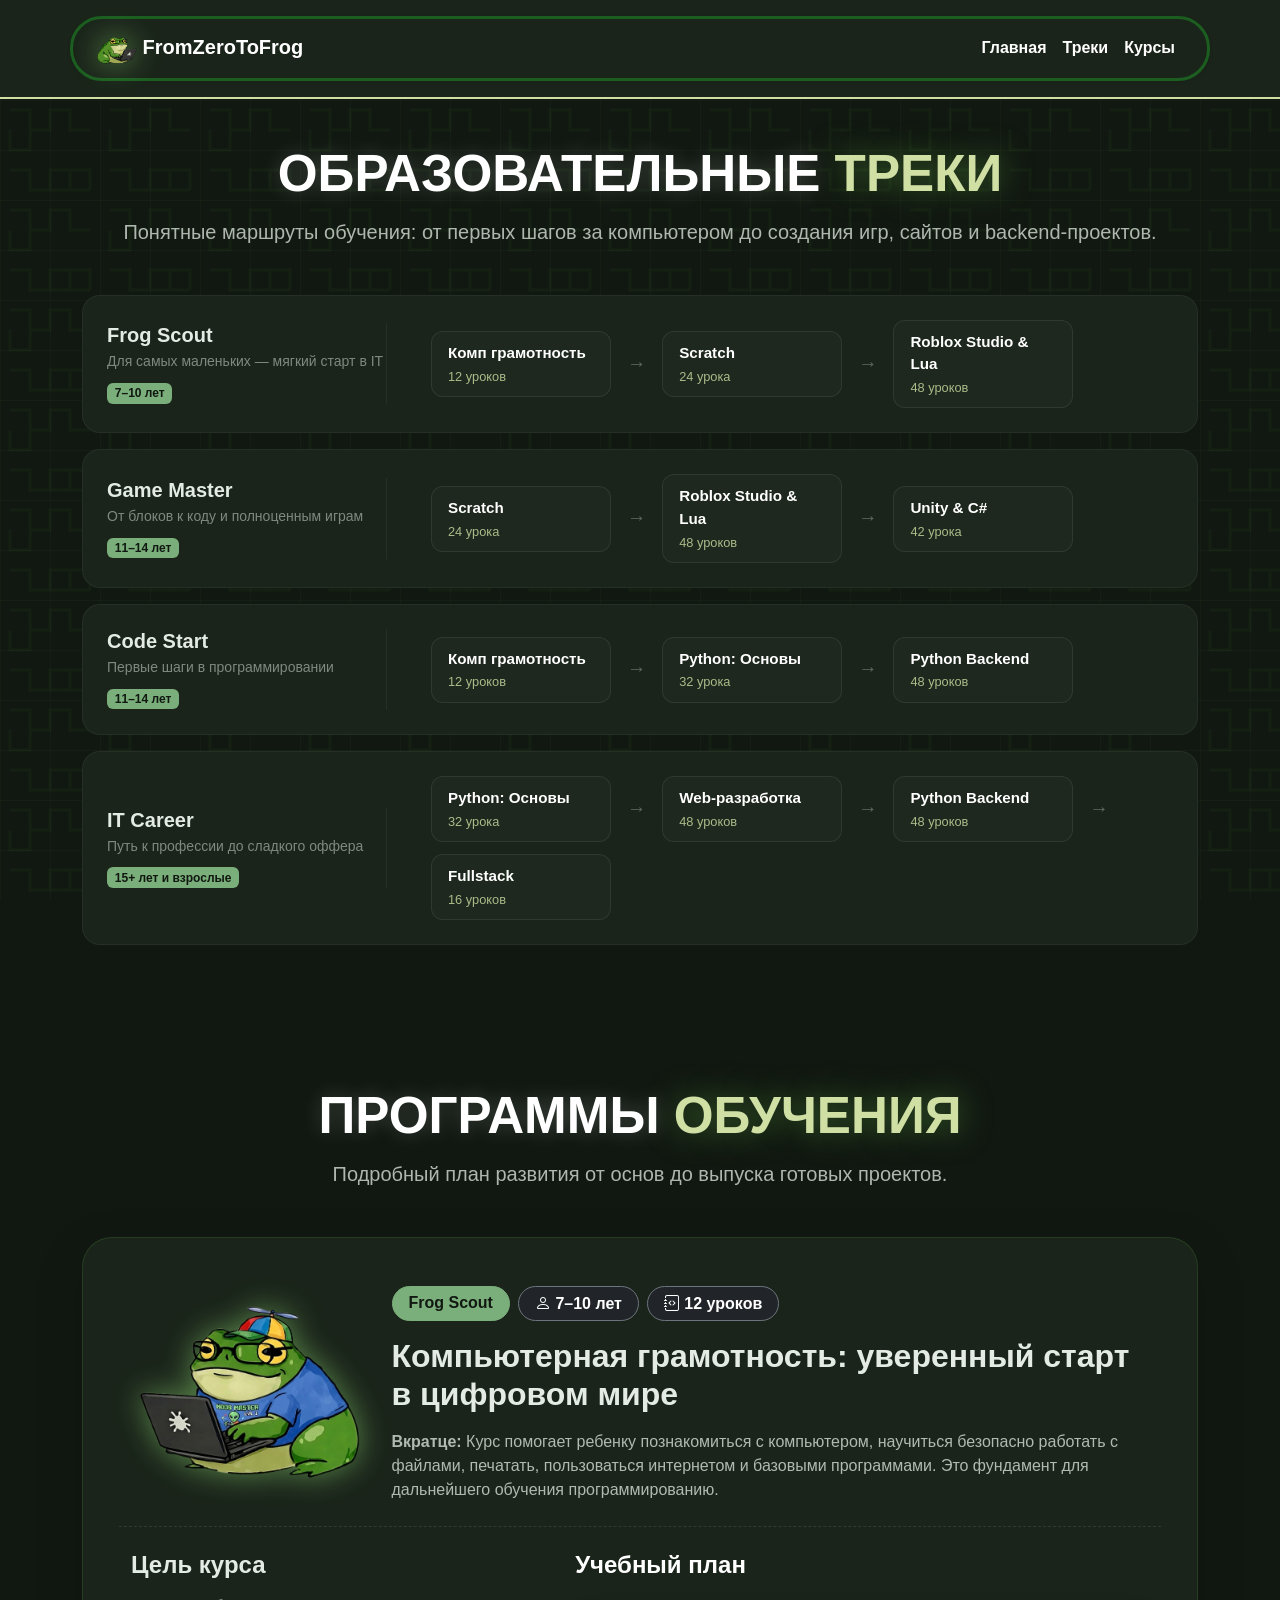
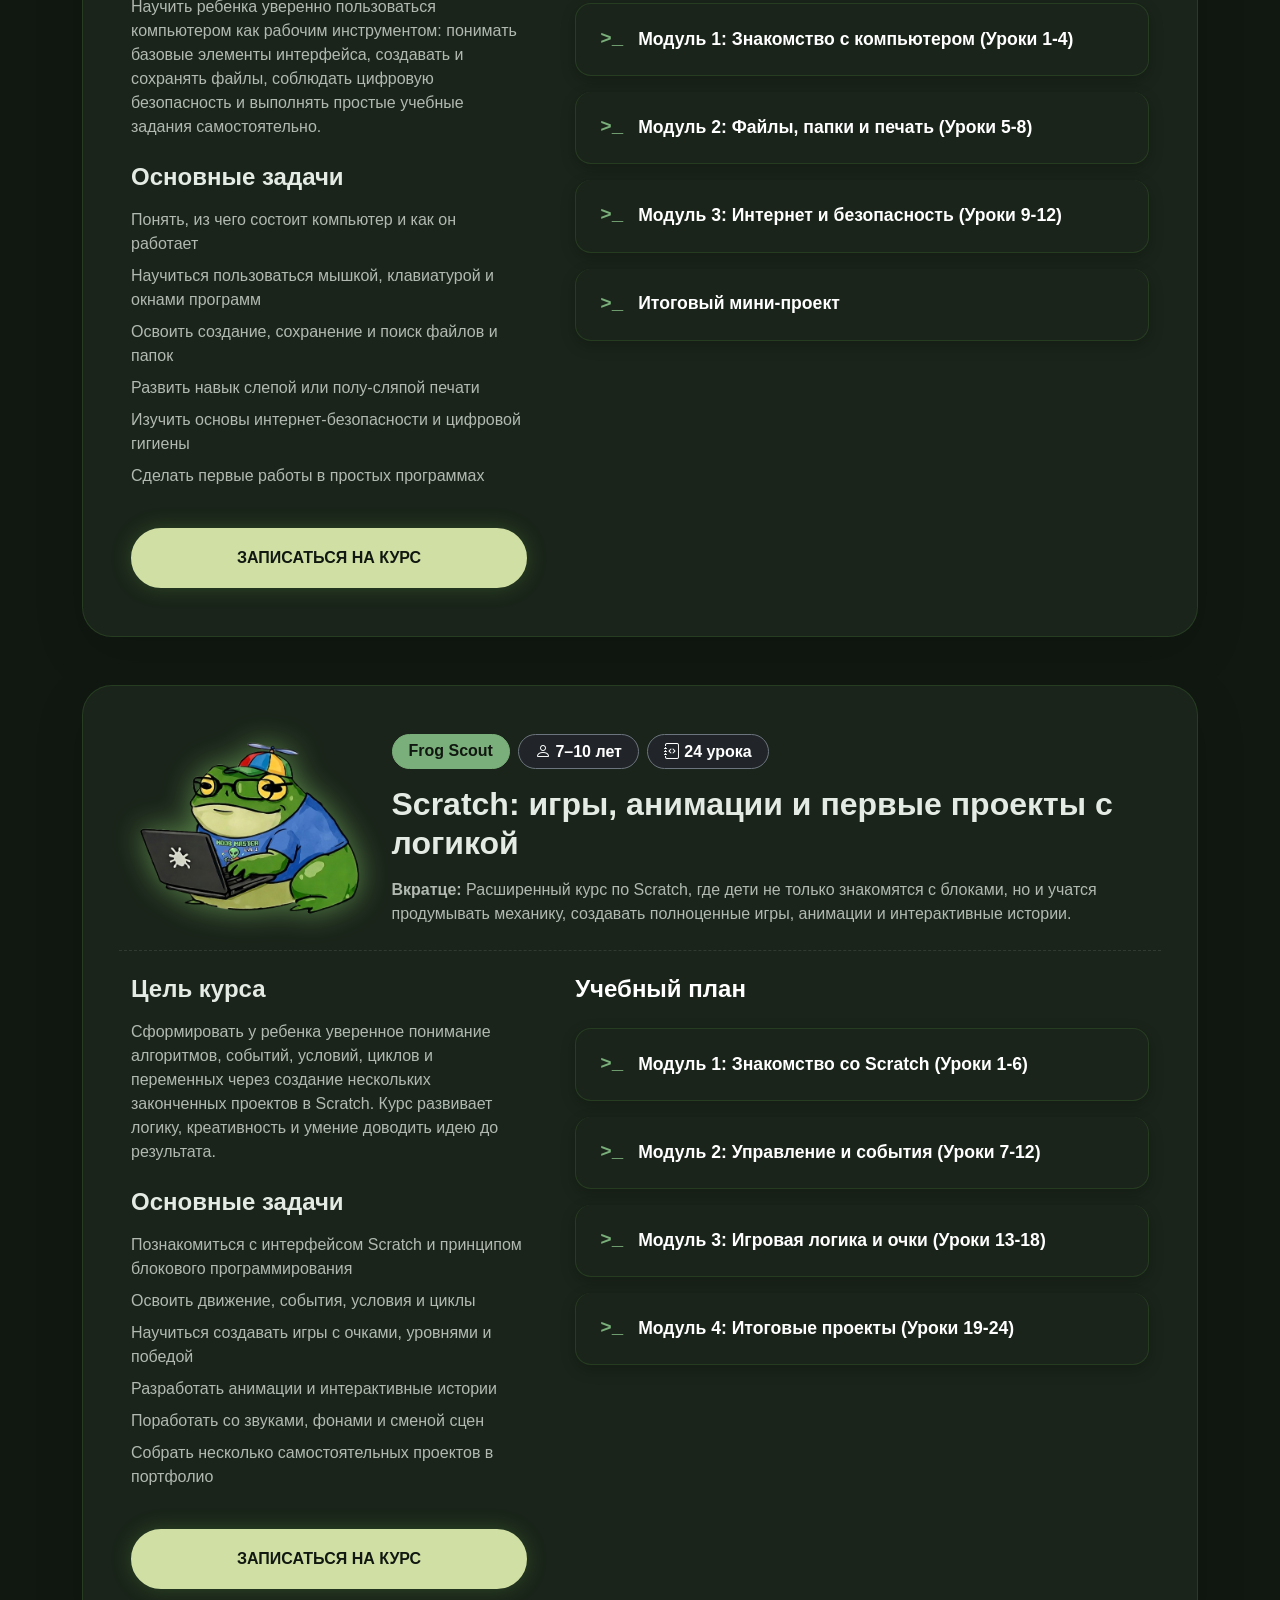
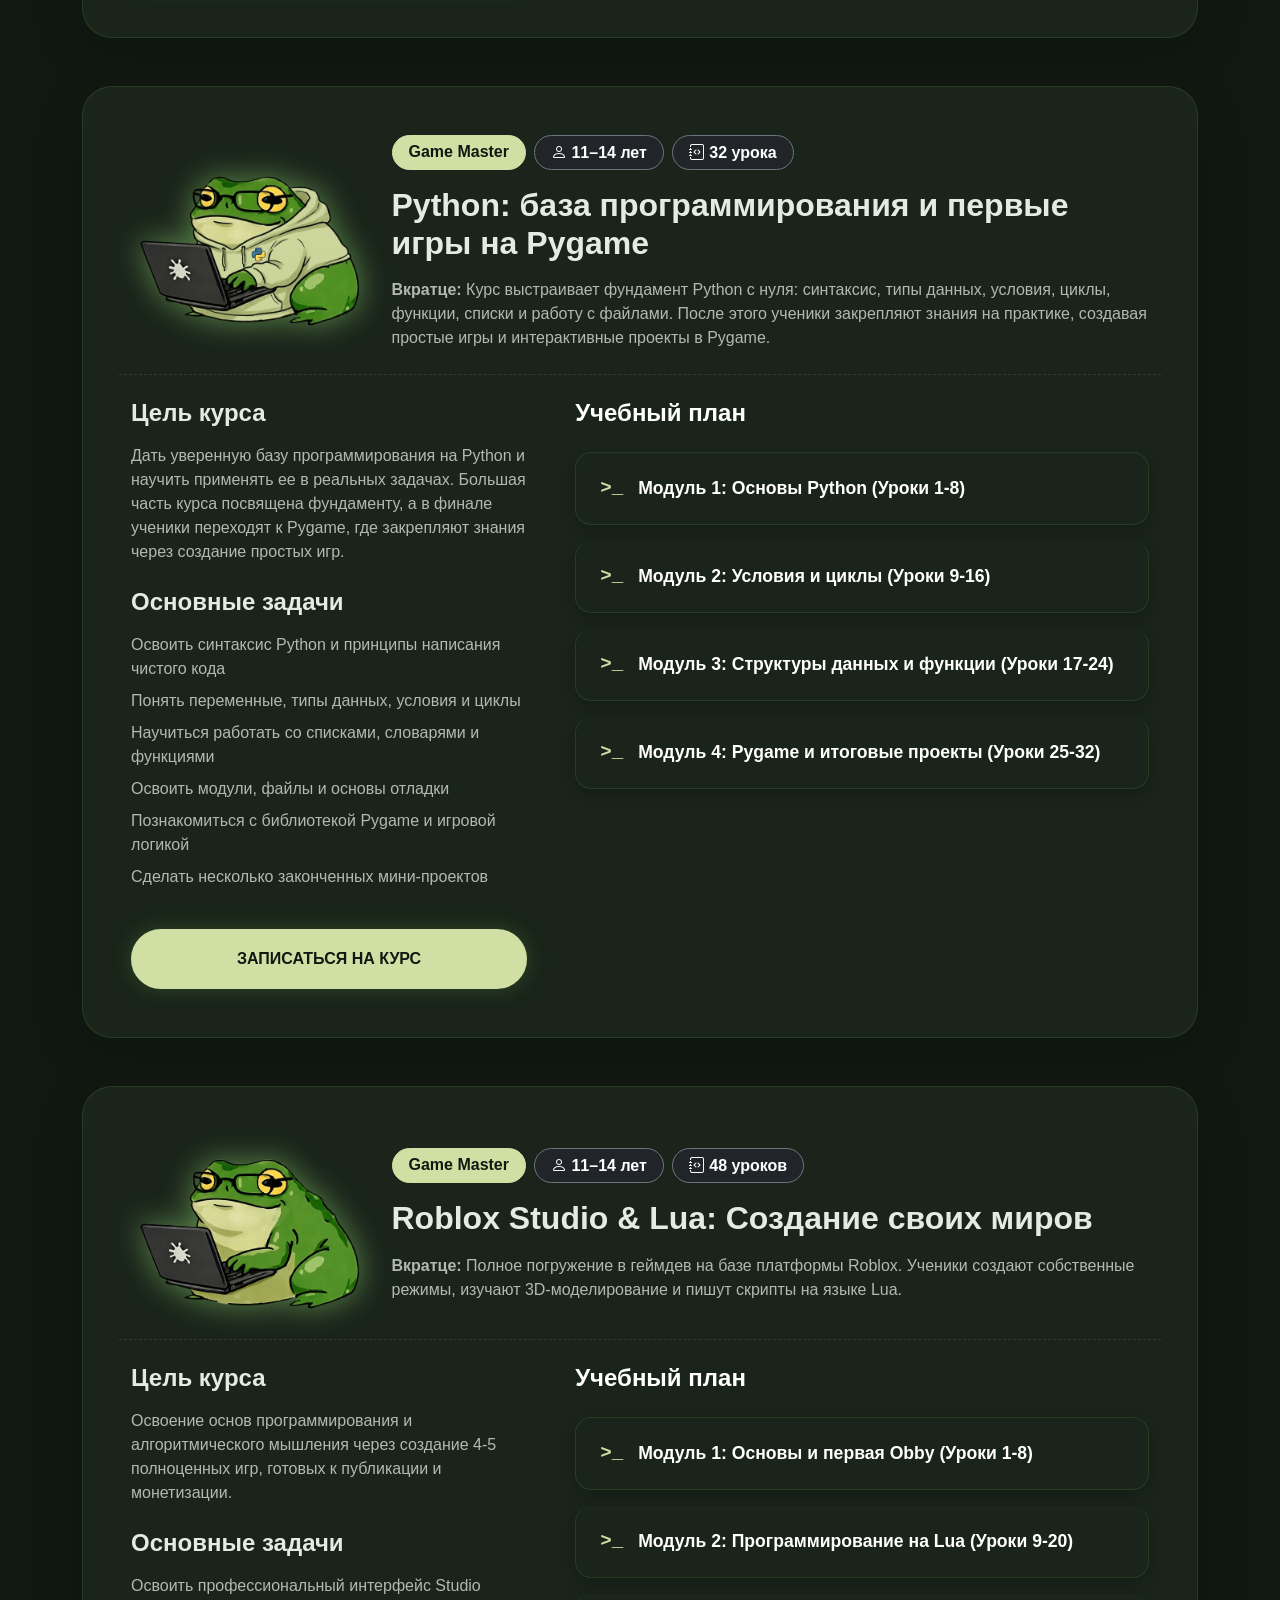
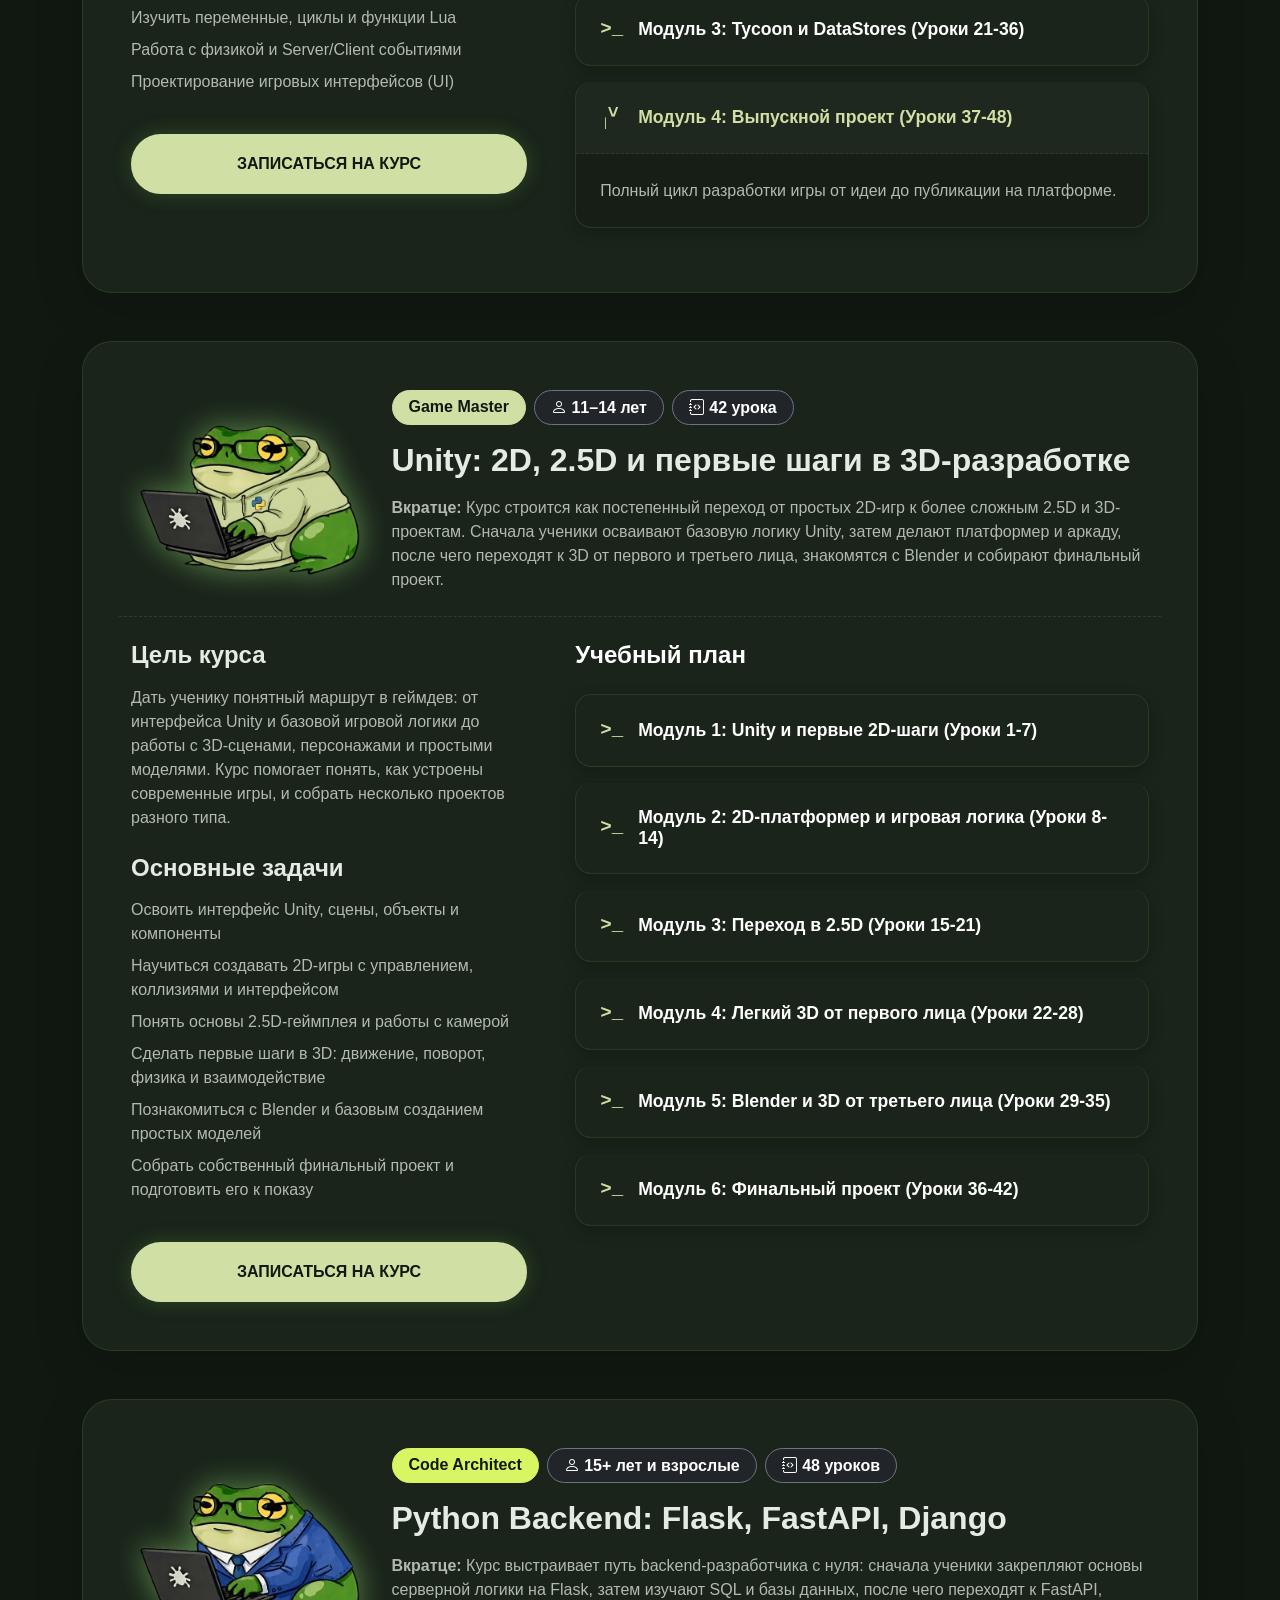
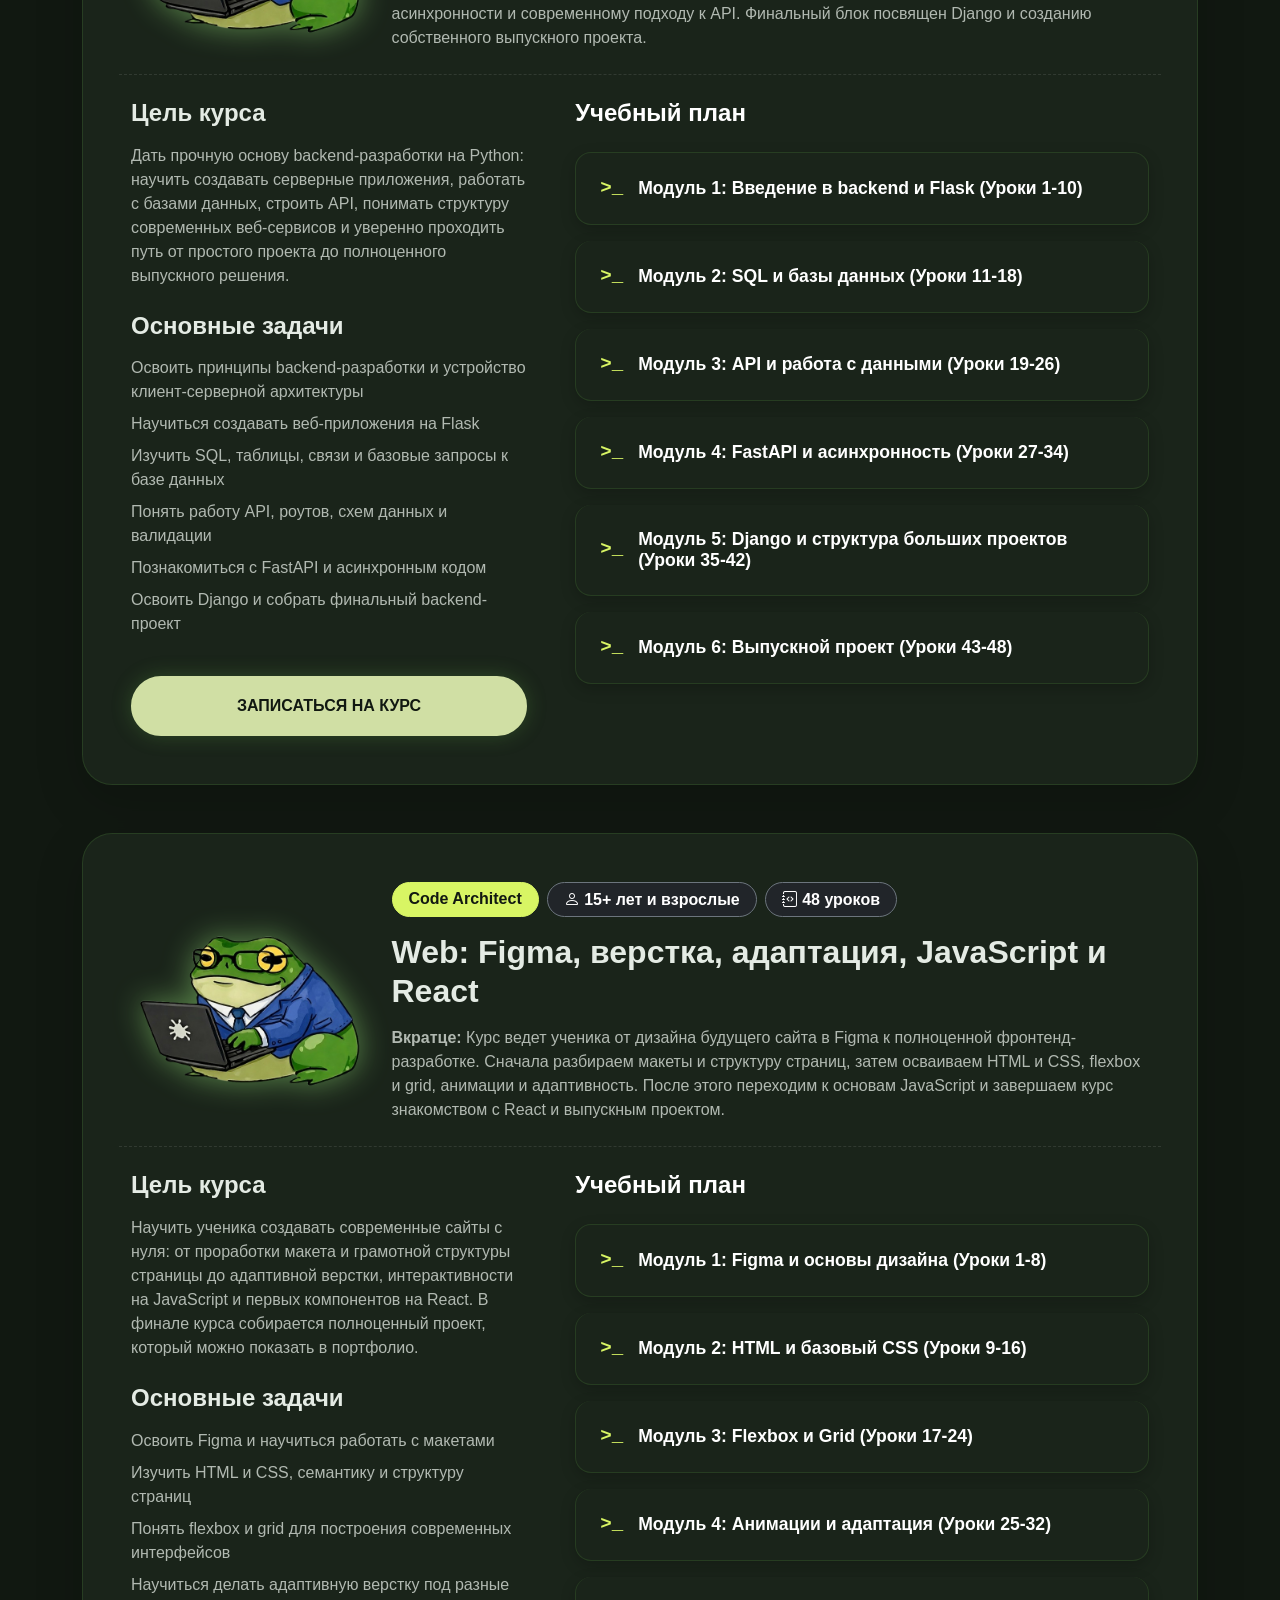
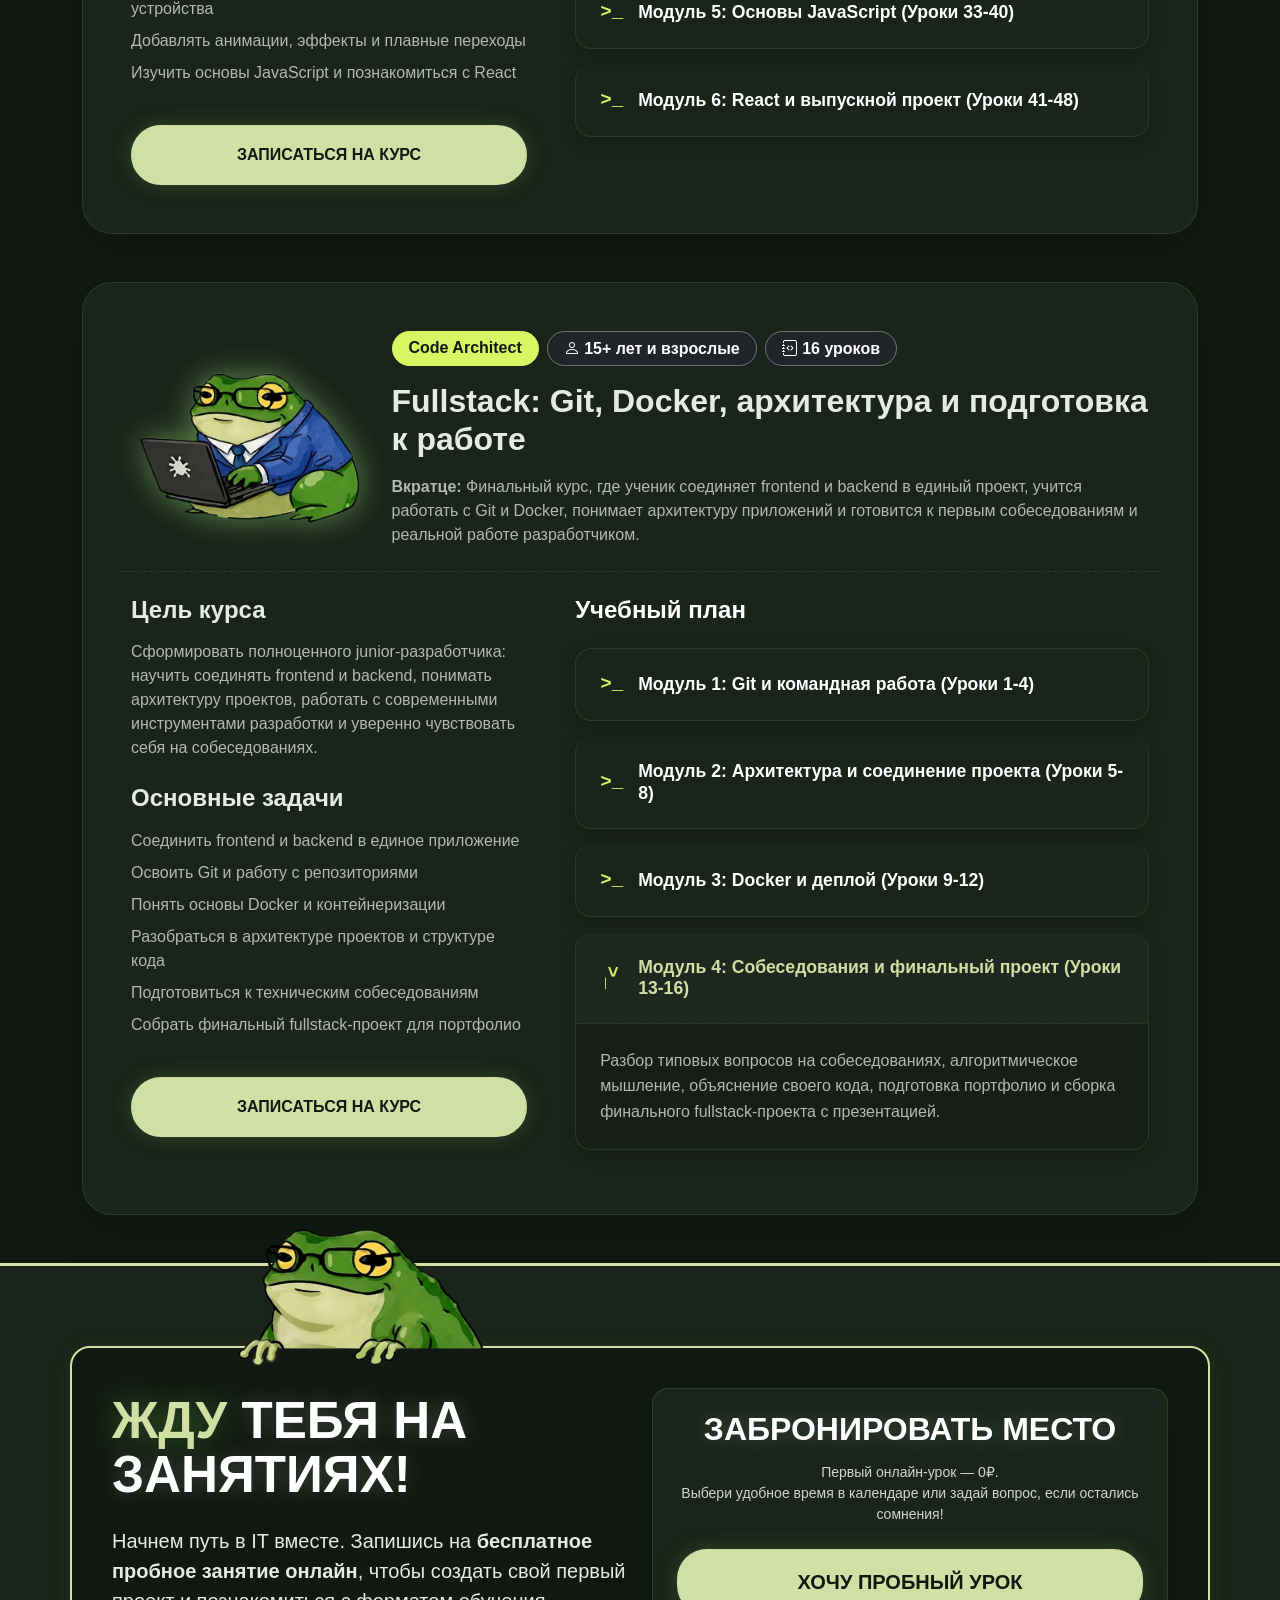
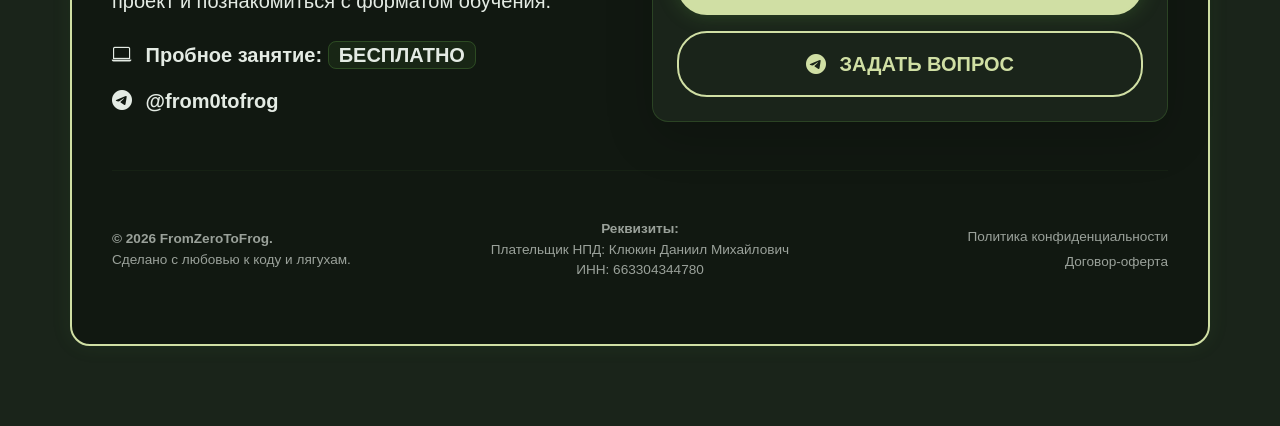
<file: courses.html>
<!DOCTYPE html>
<html lang="ru">

<head>
    <meta charset="UTF-8">
    <meta name="viewport" content="width=device-width, initial-scale=1.0">
    <title>FromZeroToFrog - Школа программирования в Ереване</title>
    <meta name="description"
        content="Школа программирования FromZeroToFrog в Ереване и онлайн. Учим детей, подростков и взрослых создавать игры (Roblox, Unity), сайты и ботов на Python с нуля. Запишись на бесплатный пробный урок!">
    <meta name="keywords"
        content="школа программирования, курсы программирования, Ереван, онлайн, для детей, для подростков, Python, Unity, Roblox, Scratch, IT с нуля">

    <meta property="og:type" content="website">
    <meta property="og:url" content="https://frog0tofrog.ru/">
    <meta property="og:title" content="Прыгни в IT с FromZeroToFrog 🐸">
    <meta property="og:description"
        content="Современная школа программирования в Ереване и онлайн. Практика с первого занятия: от Scratch и Roblox до Python и Fullstack.">
    <meta property="og:image" content="https://frog0tofrog.ru/static/Normal.png">
    <meta name="twitter:card" content="summary_large_image">
    <meta name="twitter:title" content="Прыгни в IT с FromZeroToFrog 🐸">
    <meta name="twitter:description"
        content="Современная школа программирования в Ереване и онлайн. Практика с первого занятия: от Scratch и Roblox до Python и Fullstack.">
    <meta name="twitter:image" content="https://frog0tofrog.ru/static/Normal.png">
    <link rel="icon" href="static/Normal.png" type="image/x-icon">
    <link href="https://cdn.jsdelivr.net/npm/bootstrap@5.3.0/dist/css/bootstrap.min.css" rel="stylesheet">
    <link href="https://cdn.jsdelivr.net/npm/bootstrap-icons@1.10.5/font/bootstrap-icons.css" rel="stylesheet">
    <link rel="stylesheet" href="style.css">
</head>

<body>
    <nav class="navbar navbar-expand-lg p-3">
        <div class="container border border-3 px-4 py-2 shadow-sm" style="border-color: #1b5e20 !important;">
            <a class="navbar-brand fw-bold text-success" href="#hero">
                <img class="img-shadow" src="static/Normal_right.png" width="40px" alt="">
                FromZeroToFrog
            </a>

            <button class="navbar-toggler border-0" type="button" data-bs-toggle="collapse" data-bs-target="#navbarNav"
                aria-controls="navbarNav" aria-expanded="false" aria-label="Переключить навигацию">
                <span class="navbar-toggler-icon"></span>
            </button>

            <div class="collapse navbar-collapse" id="navbarNav">
                <ul class="navbar-nav ms-auto fw-bold">
                    <li class="nav-item"><a class="nav-link" href="/">Главная</a></li>
                    <li class="nav-item"><a class="nav-link" href="#tracks">Треки</a></li>
                    <li class="nav-item"><a class="nav-link" href="#courses">Курсы</a></li>
                </ul>
            </div>
        </div>
    </nav>


    <section class="container mt-5 mb-5 pb-5" id="tracks">
        <div class="text-center mb-5">
            <h1 class="hero-title mb-3">Образовательные <span class="highlight">треки</span></h1>
            <p class="text-main opacity-75 fs-5">
                Понятные маршруты обучения: от первых шагов за компьютером до создания игр, сайтов и
                backend-проектов.
            </p>
        </div>

        <div class="tracks-container d-flex flex-column gap-3">

            <div class="track-row d-flex flex-column flex-lg-row align-items-lg-center p-4">
                <div class="track-info me-lg-4 mb-3 mb-lg-0">
                    <h5 class="text-heading fw-bold mb-1">Frog Scout</h5>
                    <p class="small text-main opacity-50 mb-2">Для самых маленьких — мягкий старт в IT</p>
                    <span class="badge badge-track">7–10 лет</span>
                </div>
                <div class="track-steps d-flex flex-wrap align-items-center flex-grow-1">
                    <a href="#course-comp-gram" class="step-card">
                        <span class="step-title">Комп грамотность</span>
                        <span class="step-duration">12 уроков</span>
                    </a>
                    <div class="step-arrow">→</div>
                    <a href="#course-scratch" class="step-card">
                        <span class="step-title">Scratch</span>
                        <span class="step-duration">24 урока</span>
                    </a>
                    <div class="step-arrow">→</div>
                    <a href="#course-roblox" class="step-card">
                        <span class="step-title">Roblox Studio & Lua</span>
                        <span class="step-duration">48 уроков</span>
                    </a>
                </div>
            </div>

            <div class="track-row d-flex flex-column flex-lg-row align-items-lg-center p-4">
                <div class="track-info me-lg-4 mb-3 mb-lg-0">
                    <h5 class="text-heading fw-bold mb-1">Game Master</h5>
                    <p class="small text-main opacity-50 mb-2">От блоков к коду и полноценным играм</p>
                    <span class="badge badge-track">11–14 лет</span>
                </div>
                <div class="track-steps d-flex flex-wrap align-items-center flex-grow-1">
                    <a href="#course-scratch" class="step-card">
                        <span class="step-title">Scratch</span>
                        <span class="step-duration">24 урока</span>
                    </a>
                    <div class="step-arrow">→</div>
                    <a href="#course-roblox" class="step-card">
                        <span class="step-title">Roblox Studio & Lua</span>
                        <span class="step-duration">48 уроков</span>
                    </a>
                    <div class="step-arrow">→</div>
                    <a href="#course-unity" class="step-card">
                        <span class="step-title">Unity & C#</span>
                        <span class="step-duration">42 урока</span>
                    </a>
                </div>
            </div>

            <div class="track-row d-flex flex-column flex-lg-row align-items-lg-center p-4">
                <div class="track-info me-lg-4 mb-3 mb-lg-0">
                    <h5 class="text-heading fw-bold mb-1">Code Start</h5>
                    <p class="small text-main opacity-50 mb-2">Первые шаги в программировании</p>
                    <span class="badge badge-track">11–14 лет</span>
                </div>
                <div class="track-steps d-flex flex-wrap align-items-center flex-grow-1">
                    <a href="#course-comp-gram" class="step-card">
                        <span class="step-title">Комп грамотность</span>
                        <span class="step-duration">12 уроков</span>
                    </a>
                    <div class="step-arrow">→</div>
                    <a href="#course-python-base" class="step-card">
                        <span class="step-title">Python: Основы</span>
                        <span class="step-duration">32 урока</span>
                    </a>
                    <div class="step-arrow">→</div>
                    <a href="#course-backend" class="step-card">
                        <span class="step-title">Python Backend</span>
                        <span class="step-duration">48 уроков</span>
                    </a>
                </div>
            </div>

            <div class="track-row d-flex flex-column flex-lg-row align-items-lg-center p-4">
                <div class="track-info me-lg-4 mb-3 mb-lg-0">
                    <h5 class="text-heading fw-bold mb-1">IT Career</h5>
                    <p class="small text-main opacity-50 mb-2">Путь к профессии до сладкого оффера</p>
                    <span class="badge badge-track">15+ лет и взрослые</span>
                </div>
                <div class="track-steps d-flex flex-wrap align-items-center flex-grow-1">
                    <a href="#course-python-base" class="step-card">
                        <span class="step-title">Python: Основы</span>
                        <span class="step-duration">32 урока</span>
                    </a>
                    <div class="step-arrow">→</div>
                    <a href="#course-web" class="step-card">
                        <span class="step-title">Web-разработка</span>
                        <span class="step-duration">48 уроков</span>
                    </a>
                    <div class="step-arrow">→</div>
                    <a href="#course-backend" class="step-card">
                        <span class="step-title">Python Backend</span>
                        <span class="step-duration">48 уроков</span>
                    </a>
                    <div class="step-arrow">→</div>
                    <a href="#course-fullstack" class="step-card">
                        <span class="step-title">Fullstack</span>
                        <span class="step-duration">16 уроков</span>
                    </a>
                </div>
            </div>

        </div>
    </section>

    <section class="container pt-5 mb-5" id="courses">
        <div class="text-center mb-5">
            <h1 class="hero-title mb-3">Программы <span class="highlight">обучения</span></h1>
            <p class="text-main opacity-75 fs-5">Подробный план развития от основ до выпуска готовых проектов.</p>
        </div>

        <div id="course-comp-gram" class="course-detail-card p-4 p-md-5 mb-5 shadow-lg position-relative"
            style="background-color: var(--bg-card); border: 1px solid rgba(var(--accent-primary-rgb), 0.2); border-radius: 30px;">

            <!-- Шапка курса -->
            <div class="row align-items-center mb-4 pb-4" style="border-bottom: 1px dashed rgba(255, 255, 255, 0.1);">
                <div class="col-lg-3 col-md-4 text-center mb-4 mb-md-0 position-relative">
                    <div class="lilypad-glow" style="width: 150px; height: 30px; bottom: 10px;"></div>
                    <img src="static/Junior.png" alt="Computer Literacy" class="img-fluid img-shadow"
                        style="max-height: 180px;">
                </div>

                <div class="col-lg-9 col-md-8">
                    <div class="d-flex flex-wrap gap-2 mb-3">
                        <span class="badge color-junior-bg fs-6 rounded-pill px-3 py-2">Frog Scout</span>
                        <span class="badge bg-dark border border-secondary fs-6 rounded-pill px-3 py-2">
                            <i class="bi bi-person"></i> 7–10 лет
                        </span>
                        <span class="badge bg-dark border border-secondary fs-6 rounded-pill px-3 py-2">
                            <i class="bi bi-journal-code"></i> 12 уроков
                        </span>
                    </div>

                    <h2 class="fw-bold text-heading mb-3">Компьютерная грамотность: уверенный старт в цифровом мире
                    </h2>

                    <p class="text-main opacity-75 fs-6 mb-0">
                        <strong>Вкратце:</strong> Курс помогает ребенку познакомиться с компьютером, научиться
                        безопасно
                        работать с файлами, печатать, пользоваться интернетом и базовыми программами. Это фундамент
                        для
                        дальнейшего обучения программированию.
                    </p>
                </div>
            </div>

            <!-- Контент курса -->
            <div class="row g-5">
                <div class="col-lg-5">
                    <h4 class="fw-bold highlight mb-3">Цель курса</h4>
                    <p class="text-main opacity-75 mb-4">
                        Научить ребенка уверенно пользоваться компьютером как рабочим инструментом: понимать базовые
                        элементы интерфейса, создавать и сохранять файлы, соблюдать цифровую безопасность и
                        выполнять
                        простые учебные задания самостоятельно.
                    </p>

                    <h4 class="fw-bold highlight mb-3">Основные задачи</h4>
                    <ul class="list-unstyled text-main opacity-75">
                        <li class="mb-2">Понять, из чего состоит компьютер и как он работает</li>
                        <li class="mb-2">Научиться пользоваться мышкой, клавиатурой и окнами программ</li>
                        <li class="mb-2">Освоить создание, сохранение и поиск файлов и папок</li>
                        <li class="mb-2">Развить навык слепой или полу-сляпой печати</li>
                        <li class="mb-2">Изучить основы интернет-безопасности и цифровой гигиены</li>
                        <li class="mb-2">Сделать первые работы в простых программах</li>
                    </ul>

                    <a href="#contacts" class="btn btn-frog-main w-100 mt-4 py-3 rounded-pill shadow-glow">
                        Записаться на курс
                    </a>
                </div>

                <div class="col-lg-7">
                    <h4 class="fw-bold mb-4" style="color: var(--text-heading);">Учебный план</h4>

                    <div class="accordion custom-accordion" id="computerLiteracyPlan">

                        <div class="accordion-item faq-item mb-3">
                            <h2 class="accordion-header">
                                <button class="accordion-button faq-button collapsed" type="button"
                                    data-bs-toggle="collapse" data-bs-target="#cl-mod1">
                                    <span class="faq-prompt color-junior">>_</span> Модуль 1: Знакомство с
                                    компьютером
                                    (Уроки 1-4)
                                </button>
                            </h2>
                            <div id="cl-mod1" class="accordion-collapse collapse"
                                data-bs-parent="#computerLiteracyPlan">
                                <div class="accordion-body faq-body text-main opacity-75">
                                    Что такое компьютер, основные части системы, правила посадки за рабочим местом,
                                    как
                                    включать
                                    и выключать устройство, как пользоваться мышкой, тачпадом и клавиатурой.
                                </div>
                            </div>
                        </div>

                        <div class="accordion-item faq-item mb-3">
                            <h2 class="accordion-header">
                                <button class="accordion-button faq-button collapsed" type="button"
                                    data-bs-toggle="collapse" data-bs-target="#cl-mod2">
                                    <span class="faq-prompt color-junior">>_</span> Модуль 2: Файлы, папки и печать
                                    (Уроки 5-8)
                                </button>
                            </h2>
                            <div id="cl-mod2" class="accordion-collapse collapse"
                                data-bs-parent="#computerLiteracyPlan">
                                <div class="accordion-body faq-body text-main opacity-75">
                                    Создание и переименование папок, работа с файлами, сохранение результатов, поиск
                                    документов,
                                    основы слепой печати, тренировочные упражнения на скорость и точность набора
                                    текста.
                                </div>
                            </div>
                        </div>

                        <div class="accordion-item faq-item mb-3">
                            <h2 class="accordion-header">
                                <button class="accordion-button faq-button collapsed" type="button"
                                    data-bs-toggle="collapse" data-bs-target="#cl-mod3">
                                    <span class="faq-prompt color-junior">>_</span> Модуль 3: Интернет и
                                    безопасность
                                    (Уроки 9-12)
                                </button>
                            </h2>
                            <div id="cl-mod3" class="accordion-collapse collapse"
                                data-bs-parent="#computerLiteracyPlan">
                                <div class="accordion-body faq-body text-main opacity-75">
                                    Поиск информации в интернете, понятие браузера, вкладок и ссылок, правила
                                    безопасного поведения
                                    онлайн, защита личных данных, распознавание подозрительных сайтов и сообщений.
                                </div>
                            </div>
                        </div>

                        <div class="accordion-item faq-item mb-3">
                            <h2 class="accordion-header">
                                <button class="accordion-button faq-button collapsed" type="button"
                                    data-bs-toggle="collapse" data-bs-target="#cl-mod4">
                                    <span class="faq-prompt color-junior">>_</span> Итоговый мини-проект
                                </button>
                            </h2>
                            <div id="cl-mod4" class="accordion-collapse collapse"
                                data-bs-parent="#computerLiteracyPlan">
                                <div class="accordion-body faq-body text-main opacity-75">
                                    В конце курса ученик выполняет практическую работу: оформляет простую текстовую
                                    страницу,
                                    сохраняет её в нужную папку, вставляет изображение и показывает, что умеет
                                    уверенно
                                    работать
                                    с компьютером.
                                </div>
                            </div>
                        </div>

                    </div>
                </div>
            </div>
        </div>

        <div id="course-scratch" class="course-detail-card p-4 p-md-5 mb-5 shadow-lg position-relative"
            style="background-color: var(--bg-card); border: 1px solid rgba(var(--accent-primary-rgb), 0.2); border-radius: 30px;">

            <!-- Шапка курса -->
            <div class="row align-items-center mb-4 pb-4" style="border-bottom: 1px dashed rgba(255, 255, 255, 0.1);">
                <div class="col-lg-3 col-md-4 text-center mb-4 mb-md-0 position-relative">
                    <div class="lilypad-glow" style="width: 150px; height: 30px; bottom: 10px;"></div>
                    <img src="static/Junior.png" alt="Scratch Developer" class="img-fluid img-shadow"
                        style="max-height: 180px;">
                </div>

                <div class="col-lg-9 col-md-8">
                    <div class="d-flex flex-wrap gap-2 mb-3">
                        <span class="badge color-junior-bg fs-6 rounded-pill px-3 py-2">Frog Scout</span>
                        <span class="badge bg-dark border border-secondary fs-6 rounded-pill px-3 py-2">
                            <i class="bi bi-person"></i> 7–10 лет
                        </span>
                        <span class="badge bg-dark border border-secondary fs-6 rounded-pill px-3 py-2">
                            <i class="bi bi-journal-code"></i> 24 урока
                        </span>
                    </div>

                    <h2 class="fw-bold text-heading mb-3">Scratch: игры, анимации и первые проекты с логикой</h2>

                    <p class="text-main opacity-75 fs-6 mb-0">
                        <strong>Вкратце:</strong> Расширенный курс по Scratch, где дети не только знакомятся с
                        блоками,
                        но и учатся продумывать механику, создавать полноценные игры, анимации и интерактивные
                        истории.
                    </p>
                </div>
            </div>

            <!-- Контент курса -->
            <div class="row g-5">
                <div class="col-lg-5">
                    <h4 class="fw-bold highlight mb-3">Цель курса</h4>
                    <p class="text-main opacity-75 mb-4">
                        Сформировать у ребенка уверенное понимание алгоритмов, событий, условий, циклов и переменных
                        через создание нескольких законченных проектов в Scratch. Курс развивает логику,
                        креативность
                        и умение доводить идею до результата.
                    </p>

                    <h4 class="fw-bold highlight mb-3">Основные задачи</h4>
                    <ul class="list-unstyled text-main opacity-75">
                        <li class="mb-2">Познакомиться с интерфейсом Scratch и принципом блокового программирования
                        </li>
                        <li class="mb-2">Освоить движение, события, условия и циклы</li>
                        <li class="mb-2">Научиться создавать игры с очками, уровнями и победой</li>
                        <li class="mb-2">Разработать анимации и интерактивные истории</li>
                        <li class="mb-2">Поработать со звуками, фонами и сменой сцен</li>
                        <li class="mb-2">Собрать несколько самостоятельных проектов в портфолио</li>
                    </ul>

                    <a href="#contacts" class="btn btn-frog-main w-100 mt-4 py-3 rounded-pill shadow-glow">
                        Записаться на курс
                    </a>
                </div>

                <div class="col-lg-7">
                    <h4 class="fw-bold mb-4" style="color: var(--text-heading);">Учебный план</h4>

                    <div class="accordion custom-accordion" id="scratchPlan">

                        <div class="accordion-item faq-item mb-3">
                            <h2 class="accordion-header">
                                <button class="accordion-button faq-button collapsed" type="button"
                                    data-bs-toggle="collapse" data-bs-target="#scr-mod1">
                                    <span class="faq-prompt color-junior">>_</span> Модуль 1: Знакомство со Scratch
                                    (Уроки 1-6)
                                </button>
                            </h2>
                            <div id="scr-mod1" class="accordion-collapse collapse" data-bs-parent="#scratchPlan">
                                <div class="accordion-body faq-body text-main opacity-75">
                                    Интерфейс Scratch, сцена, спрайты, костюмы и блоки. Первые команды движения,
                                    запуск
                                    по
                                    флажку, изменение фонов и создание простых анимаций.
                                </div>
                            </div>
                        </div>

                        <div class="accordion-item faq-item mb-3">
                            <h2 class="accordion-header">
                                <button class="accordion-button faq-button collapsed" type="button"
                                    data-bs-toggle="collapse" data-bs-target="#scr-mod2">
                                    <span class="faq-prompt color-junior">>_</span> Модуль 2: Управление и события
                                    (Уроки 7-12)
                                </button>
                            </h2>
                            <div id="scr-mod2" class="accordion-collapse collapse" data-bs-parent="#scratchPlan">
                                <div class="accordion-body faq-body text-main opacity-75">
                                    События, управление клавишами, сообщения между объектами, простые условия и
                                    повторения.
                                    Создание мини-игр с управлением персонажем и взаимодействием с объектами.
                                </div>
                            </div>
                        </div>

                        <div class="accordion-item faq-item mb-3">
                            <h2 class="accordion-header">
                                <button class="accordion-button faq-button collapsed" type="button"
                                    data-bs-toggle="collapse" data-bs-target="#scr-mod3">
                                    <span class="faq-prompt color-junior">>_</span> Модуль 3: Игровая логика и очки
                                    (Уроки 13-18)
                                </button>
                            </h2>
                            <div id="scr-mod3" class="accordion-collapse collapse" data-bs-parent="#scratchPlan">
                                <div class="accordion-body faq-body text-main opacity-75">
                                    Создание системы очков, таймеров, жизней и уровней. Проработка правил победы и
                                    проигрыша,
                                    добавление звуков, эффектов и усложнение механики игры.
                                </div>
                            </div>
                        </div>

                        <div class="accordion-item faq-item mb-3">
                            <h2 class="accordion-header">
                                <button class="accordion-button faq-button collapsed" type="button"
                                    data-bs-toggle="collapse" data-bs-target="#scr-mod4">
                                    <span class="faq-prompt color-junior">>_</span> Модуль 4: Итоговые проекты
                                    (Уроки
                                    19-24)
                                </button>
                            </h2>
                            <div id="scr-mod4" class="accordion-collapse collapse" data-bs-parent="#scratchPlan">
                                <div class="accordion-body faq-body text-main opacity-75">
                                    Разработка собственных проектов: платформер, аркада или интерактивная история.
                                    Ученик проходит полный цикл от идеи и прототипа до готовой презентации проекта.
                                </div>
                            </div>
                        </div>

                    </div>
                </div>
            </div>
        </div>

        <div id="course-python-base" class="course-detail-card p-4 p-md-5 mb-5 shadow-lg position-relative"
            style="background-color: var(--bg-card); border: 1px solid rgba(var(--accent-primary-rgb), 0.2); border-radius: 30px;">

            <!-- Шапка курса -->
            <div class="row align-items-center mb-4 pb-4" style="border-bottom: 1px dashed rgba(255, 255, 255, 0.1);">
                <div class="col-lg-3 col-md-4 text-center mb-4 mb-md-0 position-relative">
                    <div class="lilypad-glow" style="width: 150px; height: 30px; bottom: 10px;"></div>
                    <img src="static/Middle.png" alt="Python Developer" class="img-fluid img-shadow"
                        style="max-height: 180px;">
                </div>

                <div class="col-lg-9 col-md-8">
                    <div class="d-flex flex-wrap gap-2 mb-3">
                        <span class="badge color-middle-bg fs-6 rounded-pill px-3 py-2">Game Master</span>
                        <span class="badge bg-dark border border-secondary fs-6 rounded-pill px-3 py-2">
                            <i class="bi bi-person"></i> 11–14 лет
                        </span>
                        <span class="badge bg-dark border border-secondary fs-6 rounded-pill px-3 py-2">
                            <i class="bi bi-journal-code"></i> 32 урока
                        </span>
                    </div>

                    <h2 class="fw-bold text-heading mb-3">Python: база программирования и первые игры на Pygame</h2>

                    <p class="text-main opacity-75 fs-6 mb-0">
                        <strong>Вкратце:</strong> Курс выстраивает фундамент Python с нуля: синтаксис, типы данных,
                        условия,
                        циклы, функции, списки и работу с файлами. После этого ученики закрепляют знания на
                        практике,
                        создавая простые игры и интерактивные проекты в Pygame.
                    </p>
                </div>
            </div>

            <!-- Контент курса -->
            <div class="row g-5">
                <div class="col-lg-5">
                    <h4 class="fw-bold highlight mb-3">Цель курса</h4>
                    <p class="text-main opacity-75 mb-4">
                        Дать уверенную базу программирования на Python и научить применять ее в реальных задачах.
                        Большая часть курса посвящена фундаменту, а в финале ученики переходят к Pygame, где
                        закрепляют знания через создание простых игр.
                    </p>

                    <h4 class="fw-bold highlight mb-3">Основные задачи</h4>
                    <ul class="list-unstyled text-main opacity-75">
                        <li class="mb-2">Освоить синтаксис Python и принципы написания чистого кода</li>
                        <li class="mb-2">Понять переменные, типы данных, условия и циклы</li>
                        <li class="mb-2">Научиться работать со списками, словарями и функциями</li>
                        <li class="mb-2">Освоить модули, файлы и основы отладки</li>
                        <li class="mb-2">Познакомиться с библиотекой Pygame и игровой логикой</li>
                        <li class="mb-2">Сделать несколько законченных мини-проектов</li>
                    </ul>

                    <a href="#contacts" class="btn btn-frog-main w-100 mt-4 py-3 rounded-pill shadow-glow">
                        Записаться на курс
                    </a>
                </div>

                <div class="col-lg-7">
                    <h4 class="fw-bold mb-4" style="color: var(--text-heading);">Учебный план</h4>

                    <div class="accordion custom-accordion" id="pythonPlan">

                        <div class="accordion-item faq-item mb-3">
                            <h2 class="accordion-header">
                                <button class="accordion-button faq-button collapsed" type="button"
                                    data-bs-toggle="collapse" data-bs-target="#py-mod1">
                                    <span class="faq-prompt color-middle">>_</span> Модуль 1: Основы Python (Уроки
                                    1-8)
                                </button>
                            </h2>
                            <div id="py-mod1" class="accordion-collapse collapse" data-bs-parent="#pythonPlan">
                                <div class="accordion-body faq-body text-main opacity-75">
                                    Знакомство с Python, установка среды разработки, print(), переменные, типы
                                    данных,
                                    ввод данных, арифметика, простые задачи на вычисления и первые мини-скрипты.
                                </div>
                            </div>
                        </div>

                        <div class="accordion-item faq-item mb-3">
                            <h2 class="accordion-header">
                                <button class="accordion-button faq-button collapsed" type="button"
                                    data-bs-toggle="collapse" data-bs-target="#py-mod2">
                                    <span class="faq-prompt color-middle">>_</span> Модуль 2: Условия и циклы (Уроки
                                    9-16)
                                </button>
                            </h2>
                            <div id="py-mod2" class="accordion-collapse collapse" data-bs-parent="#pythonPlan">
                                <div class="accordion-body faq-body text-main opacity-75">
                                    Условные операторы, логические выражения, циклы for и while, вложенные
                                    конструкции,
                                    работа с диапазонами, повторяющиеся действия и задачи на алгоритмическое
                                    мышление.
                                </div>
                            </div>
                        </div>

                        <div class="accordion-item faq-item mb-3">
                            <h2 class="accordion-header">
                                <button class="accordion-button faq-button collapsed" type="button"
                                    data-bs-toggle="collapse" data-bs-target="#py-mod3">
                                    <span class="faq-prompt color-middle">>_</span> Модуль 3: Структуры данных и
                                    функции
                                    (Уроки 17-24)
                                </button>
                            </h2>
                            <div id="py-mod3" class="accordion-collapse collapse" data-bs-parent="#pythonPlan">
                                <div class="accordion-body faq-body text-main opacity-75">
                                    Списки, кортежи, словари, обработка строк, функции, параметры и возвращаемые
                                    значения.
                                    Также ученики учатся разбивать программу на части и писать более понятный код.
                                </div>
                            </div>
                        </div>

                        <div class="accordion-item faq-item mb-3">
                            <h2 class="accordion-header">
                                <button class="accordion-button faq-button collapsed" type="button"
                                    data-bs-toggle="collapse" data-bs-target="#py-mod4">
                                    <span class="faq-prompt color-middle">>_</span> Модуль 4: Pygame и итоговые
                                    проекты
                                    (Уроки 25-32)
                                </button>
                            </h2>
                            <div id="py-mod4" class="accordion-collapse collapse" data-bs-parent="#pythonPlan">
                                <div class="accordion-body faq-body text-main opacity-75">
                                    Знакомство с Pygame, окно игры, отрисовка объектов, события клавиатуры и мыши,
                                    движение персонажа, столкновения, очки, таймеры и создание простой законченной
                                    игры.
                                </div>
                            </div>
                        </div>

                    </div>
                </div>
            </div>
        </div>

        <div id="course-roblox" class="course-detail-card p-4 p-md-5 mb-5 shadow-lg position-relative"
            style="background-color: var(--bg-card); border: 1px solid rgba(var(--accent-primary-rgb), 0.2); border-radius: 30px;">

            <!-- Шапка курса -->
            <div class="row align-items-center mb-4 pb-4" style="border-bottom: 1px dashed rgba(255, 255, 255, 0.1);">
                <div class="col-lg-3 col-md-4 text-center mb-4 mb-md-0 position-relative">
                    <div class="lilypad-glow" style="width: 150px; height: 30px; bottom: 10px;"></div>
                    <img src="static/Normal.png" alt="Roblox Developer" class="img-fluid img-shadow"
                        style="max-height: 180px;">
                </div>
                <div class="col-lg-9 col-md-8">
                    <div class="d-flex flex-wrap gap-2 mb-3">
                        <span class="badge color-middle-bg fs-6 rounded-pill px-3 py-2">Game Master</span>
                        <span class="badge bg-dark border border-secondary fs-6 rounded-pill px-3 py-2"><i
                                class="bi bi-person"></i> 11–14 лет</span>
                        <span class="badge bg-dark border border-secondary fs-6 rounded-pill px-3 py-2"><i
                                class="bi bi-journal-code"></i> 48 уроков</span>
                    </div>
                    <h2 class="fw-bold text-heading mb-3">Roblox Studio & Lua: Создание своих миров</h2>
                    <p class="text-main opacity-75 fs-6 mb-0">
                        <strong>Вкратце:</strong> Полное погружение в геймдев на базе платформы Roblox. Ученики
                        создают
                        собственные режимы, изучают 3D-моделирование и пишут скрипты на языке Lua.
                    </p>
                </div>
            </div>

            <!-- Контент курса -->
            <div class="row g-5">
                <div class="col-lg-5">
                    <h4 class="fw-bold highlight mb-3">Цель курса</h4>
                    <p class="text-main opacity-75 mb-4">
                        Освоение основ программирования и алгоритмического мышления через создание 4-5 полноценных
                        игр,
                        готовых к публикации и монетизации.
                    </p>

                    <h4 class="fw-bold highlight mb-3">Основные задачи</h4>
                    <ul class="list-unstyled text-main opacity-75">
                        <li class="mb-2"> Освоить профессиональный
                            интерфейс Studio</li>
                        <li class="mb-2"> Изучить переменные, циклы и
                            функции Lua</li>
                        <li class="mb-2"> Работа с физикой и
                            Server/Client событиями</li>
                        <li class="me-2"> Проектирование игровых интерфейсов (UI)
                        </li>
                    </ul>

                    <a href="#contacts" class="btn btn-frog-main w-100 mt-4 py-3 rounded-pill shadow-glow">Записаться на
                        курс</a>
                </div>

                <div class="col-lg-7">
                    <h4 class="fw-bold mb-4" style="color: var(--text-heading);">Учебный план</h4>

                    <div class="accordion custom-accordion" id="robloxPlan">
                        <div class="accordion-item faq-item mb-3">
                            <h2 class="accordion-header">
                                <button class="accordion-button faq-button collapsed" type="button"
                                    data-bs-toggle="collapse" data-bs-target="#rbx-mod1">
                                    <span class="faq-prompt color-middle">>_</span> Модуль 1: Основы и первая Obby
                                    (Уроки 1-8)
                                </button>
                            </h2>
                            <div id="rbx-mod1" class="accordion-collapse collapse" data-bs-parent="#robloxPlan">
                                <div class="accordion-body faq-body text-main opacity-75">
                                    Навигация, работа с Parts и свойствами. Создание ловушек (Kill Bricks) и простых
                                    скриптов на касание.
                                </div>
                            </div>
                        </div>

                        <div class="accordion-item faq-item mb-3">
                            <h2 class="accordion-header">
                                <button class="accordion-button faq-button collapsed" type="button"
                                    data-bs-toggle="collapse" data-bs-target="#rbx-mod2">
                                    <span class="faq-prompt color-middle">>_</span> Модуль 2: Программирование на
                                    Lua
                                    (Уроки 9-20)
                                </button>
                            </h2>
                            <div id="rbx-mod2" class="accordion-collapse collapse" data-bs-parent="#robloxPlan">
                                <div class="accordion-body faq-body text-main opacity-75">
                                    Типы данных, математика в коде, условные операторы и функции. Создание систем
                                    очков
                                    и телепортов.
                                </div>
                            </div>
                        </div>

                        <div class="accordion-item faq-item mb-3">
                            <h2 class="accordion-header">
                                <button class="accordion-button faq-button collapsed" type="button"
                                    data-bs-toggle="collapse" data-bs-target="#rbx-mod3">
                                    <span class="faq-prompt color-middle">>_</span> Модуль 3: Tycoon и DataStores
                                    (Уроки
                                    21-36)
                            </h2>
                            </h2>
                            <div id="rbx-mod3" class="accordion-collapse collapse" data-bs-parent="#robloxPlan">
                                <div class="accordion-body faq-body text-main opacity-75">
                                    Сложные циклы, сохранение данных игрока и разработка экономики внутри игры.
                                </div>
                            </div>
                        </div>

                        <div class="accordion-item faq-item mb-3">
                            <h2 class="accordion-header">
                                <button class="accordion-button faq-button" type="button" data-bs-toggle="collapse"
                                    data-bs-target="#rbx-mod4">
                                    <span class="faq-prompt color-middle">>_</span> Модуль 4: Выпускной проект
                                    (Уроки
                                    37-48)
                                </button>
                            </h2>
                            <div id="rbx-mod4" class="accordion-collapse collapse show" data-bs-parent="#robloxPlan">
                                <div class="accordion-body faq-body text-main opacity-75">
                                    Полный цикл разработки игры от идеи до публикации на платформе.
                                </div>
                            </div>
                        </div>
                    </div>
                </div>
            </div>
        </div>

        <div id="course-unity" class="course-detail-card p-4 p-md-5 mb-5 shadow-lg position-relative"
            style="background-color: var(--bg-card); border: 1px solid rgba(var(--accent-primary-rgb), 0.2); border-radius: 30px;">

            <!-- Шапка курса -->
            <div class="row align-items-center mb-4 pb-4" style="border-bottom: 1px dashed rgba(255, 255, 255, 0.1);">
                <div class="col-lg-3 col-md-4 text-center mb-4 mb-md-0 position-relative">
                    <div class="lilypad-glow" style="width: 150px; height: 30px; bottom: 10px;"></div>
                    <img src="static/Middle.png" alt="Unity Developer" class="img-fluid img-shadow"
                        style="max-height: 180px;">
                </div>

                <div class="col-lg-9 col-md-8">
                    <div class="d-flex flex-wrap gap-2 mb-3">
                        <span class="badge color-middle-bg fs-6 rounded-pill px-3 py-2">Game Master</span>
                        <span class="badge bg-dark border border-secondary fs-6 rounded-pill px-3 py-2">
                            <i class="bi bi-person"></i> 11–14 лет
                        </span>
                        <span class="badge bg-dark border border-secondary fs-6 rounded-pill px-3 py-2">
                            <i class="bi bi-journal-code"></i> 42 урока
                        </span>
                    </div>

                    <h2 class="fw-bold text-heading mb-3">Unity: 2D, 2.5D и первые шаги в 3D-разработке</h2>

                    <p class="text-main opacity-75 fs-6 mb-0">
                        <strong>Вкратце:</strong> Курс строится как постепенный переход от простых 2D-игр к более
                        сложным
                        2.5D и 3D-проектам. Сначала ученики осваивают базовую логику Unity, затем делают платформер
                        и
                        аркаду, после чего переходят к 3D от первого и третьего лица, знакомятся с Blender и
                        собирают
                        финальный проект.
                    </p>
                </div>
            </div>

            <!-- Контент курса -->
            <div class="row g-5">
                <div class="col-lg-5">
                    <h4 class="fw-bold highlight mb-3">Цель курса</h4>
                    <p class="text-main opacity-75 mb-4">
                        Дать ученику понятный маршрут в геймдев: от интерфейса Unity и базовой игровой логики до
                        работы
                        с 3D-сценами, персонажами и простыми моделями. Курс помогает понять, как устроены
                        современные
                        игры, и собрать несколько проектов разного типа.
                    </p>

                    <h4 class="fw-bold highlight mb-3">Основные задачи</h4>
                    <ul class="list-unstyled text-main opacity-75">
                        <li class="mb-2">Освоить интерфейс Unity, сцены, объекты и компоненты</li>
                        <li class="mb-2">Научиться создавать 2D-игры с управлением, коллизиями и интерфейсом</li>
                        <li class="mb-2">Понять основы 2.5D-геймплея и работы с камерой</li>
                        <li class="mb-2">Сделать первые шаги в 3D: движение, поворот, физика и взаимодействие</li>
                        <li class="mb-2">Познакомиться с Blender и базовым созданием простых моделей</li>
                        <li class="mb-2">Собрать собственный финальный проект и подготовить его к показу</li>
                    </ul>

                    <a href="#contacts" class="btn btn-frog-main w-100 mt-4 py-3 rounded-pill shadow-glow">
                        Записаться на курс
                    </a>
                </div>

                <div class="col-lg-7">
                    <h4 class="fw-bold mb-4" style="color: var(--text-heading);">Учебный план</h4>

                    <div class="accordion custom-accordion" id="unityPlan">

                        <div class="accordion-item faq-item mb-3">
                            <h2 class="accordion-header">
                                <button class="accordion-button faq-button collapsed" type="button"
                                    data-bs-toggle="collapse" data-bs-target="#unity-mod1">
                                    <span class="faq-prompt color-middle">>_</span> Модуль 1: Unity и первые 2D-шаги
                                    (Уроки 1-7)
                                </button>
                            </h2>
                            <div id="unity-mod1" class="accordion-collapse collapse" data-bs-parent="#unityPlan">
                                <div class="accordion-body faq-body text-main opacity-75">
                                    Знакомство с интерфейсом Unity, сценами, GameObject и компонентами. Работа с
                                    2D-спрайтами,
                                    простое движение, коллизии, сбор монет и создание первой мини-игры.
                                </div>
                            </div>
                        </div>

                        <div class="accordion-item faq-item mb-3">
                            <h2 class="accordion-header">
                                <button class="accordion-button faq-button collapsed" type="button"
                                    data-bs-toggle="collapse" data-bs-target="#unity-mod2">
                                    <span class="faq-prompt color-middle">>_</span> Модуль 2: 2D-платформер и
                                    игровая
                                    логика (Уроки 8-14)
                                </button>
                            </h2>
                            <div id="unity-mod2" class="accordion-collapse collapse" data-bs-parent="#unityPlan">
                                <div class="accordion-body faq-body text-main opacity-75">
                                    Создание 2D-платформера: прыжки, платформы, враги, здоровье, финиш, рестарт
                                    уровня.
                                    Добавление UI, очков, экранов победы и поражения.
                                </div>
                            </div>
                        </div>

                        <div class="accordion-item faq-item mb-3">
                            <h2 class="accordion-header">
                                <button class="accordion-button faq-button collapsed" type="button"
                                    data-bs-toggle="collapse" data-bs-target="#unity-mod3">
                                    <span class="faq-prompt color-middle">>_</span> Модуль 3: Переход в 2.5D (Уроки
                                    15-21)
                                </button>
                            </h2>
                            <div id="unity-mod3" class="accordion-collapse collapse" data-bs-parent="#unityPlan">
                                <div class="accordion-body faq-body text-main opacity-75">
                                    Работа с камерой, глубиной сцены и ограничением движения в 2.5D. Создание
                                    аркадного
                                    проекта с ощущением объема, но с простой и понятной механикой управления.
                                </div>
                            </div>
                        </div>

                        <div class="accordion-item faq-item mb-3">
                            <h2 class="accordion-header">
                                <button class="accordion-button faq-button collapsed" type="button"
                                    data-bs-toggle="collapse" data-bs-target="#unity-mod4">
                                    <span class="faq-prompt color-middle">>_</span> Модуль 4: Легкий 3D от первого
                                    лица
                                    (Уроки 22-28)
                                </button>
                            </h2>
                            <div id="unity-mod4" class="accordion-collapse collapse" data-bs-parent="#unityPlan">
                                <div class="accordion-body faq-body text-main opacity-75">
                                    Основы 3D-сцены, перемещение от первого лица, камера, физика, столкновения и
                                    простые
                                    взаимодействия с объектами. Создание небольшого исследовательского уровня.
                                </div>
                            </div>
                        </div>

                        <div class="accordion-item faq-item mb-3">
                            <h2 class="accordion-header">
                                <button class="accordion-button faq-button collapsed" type="button"
                                    data-bs-toggle="collapse" data-bs-target="#unity-mod5">
                                    <span class="faq-prompt color-middle">>_</span> Модуль 5: Blender и 3D от
                                    третьего
                                    лица (Уроки 29-35)
                                </button>
                            </h2>
                            <div id="unity-mod5" class="accordion-collapse collapse" data-bs-parent="#unityPlan">
                                <div class="accordion-body faq-body text-main opacity-75">
                                    Базовое знакомство с Blender: простые формы, моделирование и подготовка объектов
                                    для
                                    Unity.
                                    Настройка персонажа от третьего лица, камера, анимации и перемещение по
                                    3D-локации.
                                </div>
                            </div>
                        </div>

                        <div class="accordion-item faq-item mb-3">
                            <h2 class="accordion-header">
                                <button class="accordion-button faq-button collapsed" type="button"
                                    data-bs-toggle="collapse" data-bs-target="#unity-mod6">
                                    <span class="faq-prompt color-middle">>_</span> Модуль 6: Финальный проект
                                    (Уроки
                                    36-42)
                                </button>
                            </h2>
                            <div id="unity-mod6" class="accordion-collapse collapse" data-bs-parent="#unityPlan">
                                <div class="accordion-body faq-body text-main opacity-75">
                                    Сборка собственного проекта на выбор: 2D, 2.5D или 3D-игра. Проработка уровней,
                                    интерфейса, механик и финальная презентация готовой работы.
                                </div>
                            </div>
                        </div>

                    </div>
                </div>
            </div>
        </div>

        <div id="course-backend" class="course-detail-card p-4 p-md-5 mb-5 shadow-lg position-relative"
            style="background-color: var(--bg-card); border: 1px solid rgba(var(--accent-primary-rgb), 0.2); border-radius: 30px;">

            <!-- Шапка курса -->
            <div class="row align-items-center mb-4 pb-4" style="border-bottom: 1px dashed rgba(255, 255, 255, 0.1);">
                <div class="col-lg-3 col-md-4 text-center mb-4 mb-md-0 position-relative">
                    <div class="lilypad-glow" style="width: 150px; height: 30px; bottom: 10px;"></div>
                    <img src="static/Senior.png" alt="Python Backend Developer" class="img-fluid img-shadow"
                        style="max-height: 180px;">
                </div>

                <div class="col-lg-9 col-md-8">
                    <div class="d-flex flex-wrap gap-2 mb-3">
                        <span class="badge color-senior-bg fs-6 rounded-pill px-3 py-2">Code Architect</span>
                        <span class="badge bg-dark border border-secondary fs-6 rounded-pill px-3 py-2">
                            <i class="bi bi-person"></i> 15+ лет и взрослые
                        </span>
                        <span class="badge bg-dark border border-secondary fs-6 rounded-pill px-3 py-2">
                            <i class="bi bi-journal-code"></i> 48 уроков
                        </span>
                    </div>

                    <h2 class="fw-bold text-heading mb-3">Python Backend: Flask, FastAPI, Django</h2>

                    <p class="text-main opacity-75 fs-6 mb-0">
                        <strong>Вкратце:</strong> Курс выстраивает путь backend-разработчика с нуля: сначала ученики
                        закрепляют основы серверной логики на Flask, затем изучают SQL и базы данных, после чего
                        переходят
                        к FastAPI, асинхронности и современному подходу к API. Финальный блок посвящен Django и
                        созданию
                        собственного выпускного проекта.
                    </p>
                </div>
            </div>

            <!-- Контент курса -->
            <div class="row g-5">
                <div class="col-lg-5">
                    <h4 class="fw-bold highlight mb-3">Цель курса</h4>
                    <p class="text-main opacity-75 mb-4">
                        Дать прочную основу backend-разработки на Python: научить создавать серверные приложения,
                        работать
                        с базами данных, строить API, понимать структуру современных веб-сервисов и уверенно
                        проходить
                        путь
                        от простого проекта до полноценного выпускного решения.
                    </p>

                    <h4 class="fw-bold highlight mb-3">Основные задачи</h4>
                    <ul class="list-unstyled text-main opacity-75">
                        <li class="mb-2">Освоить принципы backend-разработки и устройство клиент-серверной
                            архитектуры
                        </li>
                        <li class="mb-2">Научиться создавать веб-приложения на Flask</li>
                        <li class="mb-2">Изучить SQL, таблицы, связи и базовые запросы к базе данных</li>
                        <li class="mb-2">Понять работу API, роутов, схем данных и валидации</li>
                        <li class="mb-2">Познакомиться с FastAPI и асинхронным кодом</li>
                        <li class="mb-2">Освоить Django и собрать финальный backend-проект</li>
                    </ul>

                    <a href="#contacts" class="btn btn-frog-main w-100 mt-4 py-3 rounded-pill shadow-glow">
                        Записаться на курс
                    </a>
                </div>

                <div class="col-lg-7">
                    <h4 class="fw-bold mb-4" style="color: var(--text-heading);">Учебный план</h4>

                    <div class="accordion custom-accordion" id="pythonBackendPlan">

                        <div class="accordion-item faq-item mb-3">
                            <h2 class="accordion-header">
                                <button class="accordion-button faq-button collapsed" type="button"
                                    data-bs-toggle="collapse" data-bs-target="#pb-mod1">
                                    <span class="faq-prompt color-senior">>_</span> Модуль 1: Введение в backend и
                                    Flask
                                    (Уроки 1-10)
                                </button>
                            </h2>
                            <div id="pb-mod1" class="accordion-collapse collapse" data-bs-parent="#pythonBackendPlan">
                                <div class="accordion-body faq-body text-main opacity-75">
                                    Что такое backend, как работает клиент-серверная архитектура, установка
                                    окружения,
                                    виртуальные окружения, структура проекта, маршруты, шаблоны, формы и создание
                                    первого
                                    веб-приложения на Flask.
                                </div>
                            </div>
                        </div>

                        <div class="accordion-item faq-item mb-3">
                            <h2 class="accordion-header">
                                <button class="accordion-button faq-button collapsed" type="button"
                                    data-bs-toggle="collapse" data-bs-target="#pb-mod2">
                                    <span class="faq-prompt color-senior">>_</span> Модуль 2: SQL и базы данных
                                    (Уроки
                                    11-18)
                                </button>
                            </h2>
                            <div id="pb-mod2" class="accordion-collapse collapse" data-bs-parent="#pythonBackendPlan">
                                <div class="accordion-body faq-body text-main opacity-75">
                                    Основы SQL, таблицы и связи, SELECT, INSERT, UPDATE, DELETE, фильтрация,
                                    сортировка,
                                    JOIN-запросы и подключение базы данных к Python-приложению для хранения и
                                    обработки
                                    данных.
                                </div>
                            </div>
                        </div>

                        <div class="accordion-item faq-item mb-3">
                            <h2 class="accordion-header">
                                <button class="accordion-button faq-button collapsed" type="button"
                                    data-bs-toggle="collapse" data-bs-target="#pb-mod3">
                                    <span class="faq-prompt color-senior">>_</span> Модуль 3: API и работа с данными
                                    (Уроки 19-26)
                                </button>
                            </h2>
                            <div id="pb-mod3" class="accordion-collapse collapse" data-bs-parent="#pythonBackendPlan">
                                <div class="accordion-body faq-body text-main opacity-75">
                                    Создание API-роутов, передача JSON, валидация входных данных, обработка ошибок,
                                    REST-подход, структура серверных ответов и первые практические сервисы для
                                    работы с
                                    данными.
                                </div>
                            </div>
                        </div>

                        <div class="accordion-item faq-item mb-3">
                            <h2 class="accordion-header">
                                <button class="accordion-button faq-button collapsed" type="button"
                                    data-bs-toggle="collapse" data-bs-target="#pb-mod4">
                                    <span class="faq-prompt color-senior">>_</span> Модуль 4: FastAPI и
                                    асинхронность
                                    (Уроки 27-34)
                                </button>
                            </h2>
                            <div id="pb-mod4" class="accordion-collapse collapse" data-bs-parent="#pythonBackendPlan">
                                <div class="accordion-body faq-body text-main opacity-75">
                                    Переход к FastAPI, аннотации типов, автоматическая документация, Pydantic,
                                    асинхронные
                                    функции, async/await, фоновые задачи и современный подход к созданию быстрых
                                    API.
                                </div>
                            </div>
                        </div>

                        <div class="accordion-item faq-item mb-3">
                            <h2 class="accordion-header">
                                <button class="accordion-button faq-button collapsed" type="button"
                                    data-bs-toggle="collapse" data-bs-target="#pb-mod5">
                                    <span class="faq-prompt color-senior">>_</span> Модуль 5: Django и структура
                                    больших
                                    проектов (Уроки 35-42)
                                </button>
                            </h2>
                            <div id="pb-mod5" class="accordion-collapse collapse" data-bs-parent="#pythonBackendPlan">
                                <div class="accordion-body faq-body text-main opacity-75">
                                    Знакомство с Django, модели, представления, шаблоны, админка, формы,
                                    авторизация,
                                    пользовательские страницы и понимание того, как строятся более крупные
                                    backend-проекты.
                                </div>
                            </div>
                        </div>

                        <div class="accordion-item faq-item mb-3">
                            <h2 class="accordion-header">
                                <button class="accordion-button faq-button collapsed" type="button"
                                    data-bs-toggle="collapse" data-bs-target="#pb-mod6">
                                    <span class="faq-prompt color-senior">>_</span> Модуль 6: Выпускной проект
                                    (Уроки
                                    43-48)
                                </button>
                            </h2>
                            <div id="pb-mod6" class="accordion-collapse collapse" data-bs-parent="#pythonBackendPlan">
                                <div class="accordion-body faq-body text-main opacity-75">
                                    Сборка собственного проекта: проектирование структуры, реализация API, работа с
                                    базой данных,
                                    логика пользователя, тестирование и финальная презентация готового
                                    backend-сервиса.
                                </div>
                            </div>
                        </div>

                    </div>
                </div>
            </div>
        </div>

        <div id="course-web" class="course-detail-card p-4 p-md-5 mb-5 shadow-lg position-relative"
            style="background-color: var(--bg-card); border: 1px solid rgba(var(--accent-primary-rgb), 0.2); border-radius: 30px;">

            <!-- Шапка курса -->
            <div class="row align-items-center mb-4 pb-4" style="border-bottom: 1px dashed rgba(255, 255, 255, 0.1);">
                <div class="col-lg-3 col-md-4 text-center mb-4 mb-md-0 position-relative">
                    <div class="lilypad-glow" style="width: 150px; height: 30px; bottom: 10px;"></div>
                    <img src="static/Senior.png" alt="Web Developer" class="img-fluid img-shadow"
                        style="max-height: 180px;">
                </div>

                <div class="col-lg-9 col-md-8">
                    <div class="d-flex flex-wrap gap-2 mb-3">
                        <span class="badge color-senior-bg fs-6 rounded-pill px-3 py-2">Code Architect</span>
                        <span class="badge bg-dark border border-secondary fs-6 rounded-pill px-3 py-2">
                            <i class="bi bi-person"></i> 15+ лет и взрослые
                        </span>
                        <span class="badge bg-dark border border-secondary fs-6 rounded-pill px-3 py-2">
                            <i class="bi bi-journal-code"></i> 48 уроков
                        </span>
                    </div>

                    <h2 class="fw-bold text-heading mb-3">Web: Figma, верстка, адаптация, JavaScript и React</h2>

                    <p class="text-main opacity-75 fs-6 mb-0">
                        <strong>Вкратце:</strong> Курс ведет ученика от дизайна будущего сайта в Figma к полноценной
                        фронтенд-разработке. Сначала разбираем макеты и структуру страниц, затем осваиваем HTML и
                        CSS,
                        flexbox и grid, анимации и адаптивность. После этого переходим к основам JavaScript и
                        завершаем
                        курс знакомством с React и выпускным проектом.
                    </p>
                </div>
            </div>

            <!-- Контент курса -->
            <div class="row g-5">
                <div class="col-lg-5">
                    <h4 class="fw-bold highlight mb-3">Цель курса</h4>
                    <p class="text-main opacity-75 mb-4">
                        Научить ученика создавать современные сайты с нуля: от проработки макета и грамотной
                        структуры
                        страницы до адаптивной верстки, интерактивности на JavaScript и первых компонентов на React.
                        В финале курса собирается полноценный проект, который можно показать в портфолио.
                    </p>

                    <h4 class="fw-bold highlight mb-3">Основные задачи</h4>
                    <ul class="list-unstyled text-main opacity-75">
                        <li class="mb-2">Освоить Figma и научиться работать с макетами</li>
                        <li class="mb-2">Изучить HTML и CSS, семантику и структуру страниц</li>
                        <li class="mb-2">Понять flexbox и grid для построения современных интерфейсов</li>
                        <li class="mb-2">Научиться делать адаптивную верстку под разные устройства</li>
                        <li class="mb-2">Добавлять анимации, эффекты и плавные переходы</li>
                        <li class="mb-2">Изучить основы JavaScript и познакомиться с React</li>
                    </ul>

                    <a href="#contacts" class="btn btn-frog-main w-100 mt-4 py-3 rounded-pill shadow-glow">
                        Записаться на курс
                    </a>
                </div>

                <div class="col-lg-7">
                    <h4 class="fw-bold mb-4" style="color: var(--text-heading);">Учебный план</h4>

                    <div class="accordion custom-accordion" id="webPlan">

                        <div class="accordion-item faq-item mb-3">
                            <h2 class="accordion-header">
                                <button class="accordion-button faq-button collapsed" type="button"
                                    data-bs-toggle="collapse" data-bs-target="#web-mod1">
                                    <span class="faq-prompt color-senior">>_</span> Модуль 1: Figma и основы дизайна
                                    (Уроки 1-8)
                                </button>
                            </h2>
                            <div id="web-mod1" class="accordion-collapse collapse" data-bs-parent="#webPlan">
                                <div class="accordion-body faq-body text-main opacity-75">
                                    Интерфейс Figma, фреймы, сетки, текст, цвета, компоненты, автолейаут и разбор
                                    готовых
                                    макетов. Ученики учатся понимать структуру интерфейса и готовить дизайн к
                                    верстке.
                                </div>
                            </div>
                        </div>

                        <div class="accordion-item faq-item mb-3">
                            <h2 class="accordion-header">
                                <button class="accordion-button faq-button collapsed" type="button"
                                    data-bs-toggle="collapse" data-bs-target="#web-mod2">
                                    <span class="faq-prompt color-senior">>_</span> Модуль 2: HTML и базовый CSS
                                    (Уроки
                                    9-16)
                                </button>
                            </h2>
                            <div id="web-mod2" class="accordion-collapse collapse" data-bs-parent="#webPlan">
                                <div class="accordion-body faq-body text-main opacity-75">
                                    Структура HTML-документа, семантические теги, подключение стилей, базовая
                                    типографика,
                                    цвета, отступы, блоки и создание первых страниц по макету.
                                </div>
                            </div>
                        </div>

                        <div class="accordion-item faq-item mb-3">
                            <h2 class="accordion-header">
                                <button class="accordion-button faq-button collapsed" type="button"
                                    data-bs-toggle="collapse" data-bs-target="#web-mod3">
                                    <span class="faq-prompt color-senior">>_</span> Модуль 3: Flexbox и Grid (Уроки
                                    17-24)
                                </button>
                            </h2>
                            <div id="web-mod3" class="accordion-collapse collapse" data-bs-parent="#webPlan">
                                <div class="accordion-body faq-body text-main opacity-75">
                                    Построение современных сеток, выравнивание элементов, распределение
                                    пространства,
                                    карточки, меню, секции, grid-раскладки и сборка более сложных интерфейсов.
                                </div>
                            </div>
                        </div>

                        <div class="accordion-item faq-item mb-3">
                            <h2 class="accordion-header">
                                <button class="accordion-button faq-button collapsed" type="button"
                                    data-bs-toggle="collapse" data-bs-target="#web-mod4">
                                    <span class="faq-prompt color-senior">>_</span> Модуль 4: Анимации и адаптация
                                    (Уроки 25-32)
                                </button>
                            </h2>
                            <div id="web-mod4" class="accordion-collapse collapse" data-bs-parent="#webPlan">
                                <div class="accordion-body faq-body text-main opacity-75">
                                    Hover-эффекты, transition, transform, keyframes, плавные появления, работа с
                                    медиа-запросами,
                                    адаптация под планшеты и телефоны, проверка страниц на разных экранах.
                                </div>
                            </div>
                        </div>

                        <div class="accordion-item faq-item mb-3">
                            <h2 class="accordion-header">
                                <button class="accordion-button faq-button collapsed" type="button"
                                    data-bs-toggle="collapse" data-bs-target="#web-mod5">
                                    <span class="faq-prompt color-senior">>_</span> Модуль 5: Основы JavaScript
                                    (Уроки
                                    33-40)
                                </button>
                            </h2>
                            <div id="web-mod5" class="accordion-collapse collapse" data-bs-parent="#webPlan">
                                <div class="accordion-body faq-body text-main opacity-75">
                                    Переменные, типы данных, условия, циклы, функции, массивы, события, DOM-элементы
                                    и
                                    интерактивность страниц. Ученики добавляют логику на уже сверстанный сайт.
                                </div>
                            </div>
                        </div>

                        <div class="accordion-item faq-item mb-3">
                            <h2 class="accordion-header">
                                <button class="accordion-button faq-button collapsed" type="button"
                                    data-bs-toggle="collapse" data-bs-target="#web-mod6">
                                    <span class="faq-prompt color-senior">>_</span> Модуль 6: React и выпускной
                                    проект
                                    (Уроки 41-48)
                                </button>
                            </h2>
                            <div id="web-mod6" class="accordion-collapse collapse" data-bs-parent="#webPlan">
                                <div class="accordion-body faq-body text-main opacity-75">
                                    Введение в React, компоненты, props, состояние, список элементов, базовая
                                    структура
                                    приложения
                                    и сборка финального проекта — современного адаптивного сайта с интерактивными
                                    элементами.
                                </div>
                            </div>
                        </div>

                    </div>
                </div>
            </div>
        </div>

        <div id="course-fullstack" class="course-detail-card p-4 p-md-5 mb-5 shadow-lg position-relative"
            style="background-color: var(--bg-card); border: 1px solid rgba(var(--accent-primary-rgb), 0.2); border-radius: 30px;">

            <!-- Шапка курса -->
            <div class="row align-items-center mb-4 pb-4" style="border-bottom: 1px dashed rgba(255, 255, 255, 0.1);">
                <div class="col-lg-3 col-md-4 text-center mb-4 mb-md-0 position-relative">
                    <div class="lilypad-glow" style="width: 150px; height: 30px; bottom: 10px;"></div>
                    <img src="static/Senior.png" alt="Fullstack Developer" class="img-fluid img-shadow"
                        style="max-height: 180px;">
                </div>

                <div class="col-lg-9 col-md-8">
                    <div class="d-flex flex-wrap gap-2 mb-3">
                        <span class="badge color-senior-bg fs-6 rounded-pill px-3 py-2">Code Architect</span>
                        <span class="badge bg-dark border border-secondary fs-6 rounded-pill px-3 py-2">
                            <i class="bi bi-person"></i> 15+ лет и взрослые
                        </span>
                        <span class="badge bg-dark border border-secondary fs-6 rounded-pill px-3 py-2">
                            <i class="bi bi-journal-code"></i> 16 уроков
                        </span>
                    </div>

                    <h2 class="fw-bold text-heading mb-3">Fullstack: Git, Docker, архитектура и подготовка к работе
                    </h2>

                    <p class="text-main opacity-75 fs-6 mb-0">
                        <strong>Вкратце:</strong> Финальный курс, где ученик соединяет frontend и backend в единый
                        проект,
                        учится работать с Git и Docker, понимает архитектуру приложений и готовится к первым
                        собеседованиям
                        и реальной работе разработчиком.
                    </p>
                </div>
            </div>

            <!-- Контент курса -->
            <div class="row g-5">
                <div class="col-lg-5">
                    <h4 class="fw-bold highlight mb-3">Цель курса</h4>
                    <p class="text-main opacity-75 mb-4">
                        Сформировать полноценного junior-разработчика: научить соединять frontend и backend,
                        понимать архитектуру проектов, работать с современными инструментами разработки
                        и уверенно чувствовать себя на собеседованиях.
                    </p>

                    <h4 class="fw-bold highlight mb-3">Основные задачи</h4>
                    <ul class="list-unstyled text-main opacity-75">
                        <li class="mb-2">Соединить frontend и backend в единое приложение</li>
                        <li class="mb-2">Освоить Git и работу с репозиториями</li>
                        <li class="mb-2">Понять основы Docker и контейнеризации</li>
                        <li class="mb-2">Разобраться в архитектуре проектов и структуре кода</li>
                        <li class="mb-2">Подготовиться к техническим собеседованиям</li>
                        <li class="mb-2">Собрать финальный fullstack-проект для портфолио</li>
                    </ul>

                    <a href="#contacts" class="btn btn-frog-main w-100 mt-4 py-3 rounded-pill shadow-glow">
                        Записаться на курс
                    </a>
                </div>

                <div class="col-lg-7">
                    <h4 class="fw-bold mb-4" style="color: var(--text-heading);">Учебный план</h4>

                    <div class="accordion custom-accordion" id="fullstackPlan">

                        <div class="accordion-item faq-item mb-3">
                            <h2 class="accordion-header">
                                <button class="accordion-button faq-button collapsed" type="button"
                                    data-bs-toggle="collapse" data-bs-target="#fs-mod1">
                                    <span class="faq-prompt color-senior">>_</span> Модуль 1: Git и командная работа
                                    (Уроки 1-4)
                                </button>
                            </h2>
                            <div id="fs-mod1" class="accordion-collapse collapse" data-bs-parent="#fullstackPlan">
                                <div class="accordion-body faq-body text-main opacity-75">
                                    Основы Git: commit, branch, merge, pull request. Работа с GitHub, структура
                                    проекта,
                                    ведение истории изменений и базовые принципы командной разработки.
                                </div>
                            </div>
                        </div>

                        <div class="accordion-item faq-item mb-3">
                            <h2 class="accordion-header">
                                <button class="accordion-button faq-button collapsed" type="button"
                                    data-bs-toggle="collapse" data-bs-target="#fs-mod2">
                                    <span class="faq-prompt color-senior">>_</span> Модуль 2: Архитектура и
                                    соединение
                                    проекта (Уроки 5-8)
                                </button>
                            </h2>
                            <div id="fs-mod2" class="accordion-collapse collapse" data-bs-parent="#fullstackPlan">
                                <div class="accordion-body faq-body text-main opacity-75">
                                    Как frontend взаимодействует с backend, API-запросы, структура проекта,
                                    разделение
                                    логики, работа с окружением и организация кода в реальных приложениях.
                                </div>
                            </div>
                        </div>

                        <div class="accordion-item faq-item mb-3">
                            <h2 class="accordion-header">
                                <button class="accordion-button faq-button collapsed" type="button"
                                    data-bs-toggle="collapse" data-bs-target="#fs-mod3">
                                    <span class="faq-prompt color-senior">>_</span> Модуль 3: Docker и деплой (Уроки
                                    9-12)
                                </button>
                            </h2>
                            <div id="fs-mod3" class="accordion-collapse collapse" data-bs-parent="#fullstackPlan">
                                <div class="accordion-body faq-body text-main opacity-75">
                                    Что такое контейнеризация, работа с Docker, создание Dockerfile, запуск проекта
                                    в
                                    контейнере, настройка окружения и подготовка проекта к развертыванию.
                                </div>
                            </div>
                        </div>

                        <div class="accordion-item faq-item mb-3">
                            <h2 class="accordion-header">
                                <button class="accordion-button faq-button" type="button" data-bs-toggle="collapse"
                                    data-bs-target="#fs-mod4">
                                    <span class="faq-prompt color-senior">>_</span> Модуль 4: Собеседования и
                                    финальный
                                    проект (Уроки 13-16)
                                </button>
                            </h2>
                            <div id="fs-mod4" class="accordion-collapse collapse show" data-bs-parent="#fullstackPlan">
                                <div class="accordion-body faq-body text-main opacity-75">
                                    Разбор типовых вопросов на собеседованиях, алгоритмическое мышление, объяснение
                                    своего кода,
                                    подготовка портфолио и сборка финального fullstack-проекта с презентацией.
                                </div>
                            </div>
                        </div>

                    </div>
                </div>
            </div>
        </div>
    </section>

    <footer id="contacts" class="footer-section container-fluid mt-5">
        <div class="peeking-frog-footer-new"><img src="static/Peeking.png" alt="Peeking Frog"></div>

        <div class="container footer-contact-card text-center text-lg-start">
            <div class="row align-items-center">

                <!-- Левая колонка с призывом -->
                <div class="col-lg-6 mb-5 mb-lg-0">
                    <h2 class="hero-title mb-4"><span class="highlight">Жду</span> тебя на занятиях!</h2>

                    <p class="fs-5 text-main mb-4">
                        Начнем путь в IT вместе. Запишись на <strong>бесплатное пробное занятие онлайн</strong>,
                        чтобы создать свой первый проект и познакомиться с форматом обучения.
                    </p>

                    <div class="d-flex flex-column gap-3 fs-5 fw-bold justify-content-lg-start justify-content-center">
                        <div class="contact-item text-main">
                            <i class="bi bi-laptop highlight me-2"></i>
                            Пробное занятие: <span class="highlight">БЕСПЛАТНО</span>
                        </div>

                        <a href="https://t.me/from0tofrog" target="_blank"
                            class="text-decoration-none text-main contact-link">
                            <i class="bi bi-telegram highlight me-2"></i> @from0tofrog
                        </a>
                    </div>
                </div>

                <!-- Правая колонка с карточкой -->
                <div class="col-lg-6 position-relative text-center">
                    <div class="p-4 rounded-4 rotate-2 shadow-lg"
                        style="background-color: var(--bg-card); border: 1px solid rgba(var(--accent-primary-rgb), 0.25);">
                        <h4 class="mb-3 hero-title highlight" style="font-size: 2rem;">Забронировать место</h4>

                        <p class="small text-main mb-4" style="opacity: 0.9;">
                            Первый онлайн-урок — 0₽. <br> Выбери удобное время в календаре или задай вопрос, если
                            остались сомнения!
                        </p>

                        <div class="d-flex flex-column gap-3">
                            <button type="button" class="btn btn-frog-main btn-lg w-100 py-3 shadow-glow"
                                data-bs-toggle="modal" data-bs-target="#calendlyModal">
                                Хочу пробный урок
                            </button>

                            <a href="https://t.me/from0tofrog" target="_blank"
                                class="btn btn-outline-frog btn-lg w-100 py-3">
                                <i class="bi bi-telegram me-2"></i> Задать вопрос
                            </a>
                        </div>
                    </div>
                </div>

            </div>

            <hr class="my-5" style="border-color: rgba(var(--accent-primary-rgb), 0.25);">

            <div class="row align-items-center text-main pb-4" style="opacity: 0.65; font-size: 0.85rem;">

                <!-- Копирайт -->
                <div class="col-md-4 text-center text-md-start mb-3 mb-md-0">
                    <p class="mb-0 fw-bold">© 2026 FromZeroToFrog.</p>
                    <p class="mb-0">Сделано с любовью к коду и лягухам.</p>
                </div>

                <!-- Реквизиты -->
                <div class="col-md-4 text-center mb-3 mb-md-0">
                    <p class="mb-0"><strong>Реквизиты:</strong></p>
                    <p class="mb-0">Плательщик НПД: Клюкин Даниил Михайлович</p>
                    <p class="mb-0">ИНН: 663304344780</p>
                </div>

                <!-- Документы -->
                <div class="col-md-4 text-center text-md-end">
                    <a href="/privacy.html" class="text-main text-decoration-none d-block mb-1 hover-highlight">Политика
                        конфиденциальности</a>
                    <a href="/offer.html"
                        class="text-main text-decoration-none d-block hover-highlight">Договор-оферта</a>
                </div>

            </div>
        </div>
    </footer>

    <div class="modal fade" id="calendlyModal" tabindex="-1" aria-labelledby="calendlyModalLabel" aria-hidden="true">
        <div class="modal-dialog modal-lg modal-dialog-centered">

            <div class="modal-content text-main shadow-lg"
                style="background-color: var(--bg-card); border: 2px solid var(--accent-primary);">

                <div class="modal-header" style="border-bottom: 1px solid rgba(var(--accent-primary-rgb), 0.25);">
                    <h5 class="modal-title hero-title" id="calendlyModalLabel" style="font-size: 1.8rem;">Запись на
                        <span class="highlight">урок</span>
                    </h5>
                    <button type="button" class="btn-close btn-close-white" data-bs-dismiss="modal"
                        aria-label="Закрыть"></button>
                </div>

                <div class="modal-body p-0">
                    <div class="calendly-inline-widget" data-url="https://calendly.com/turbocoderwtf/30min"
                        style="min-width:320px;height:700px;"></div>
                    <script type="text/javascript" src="https://assets.calendly.com/assets/external/widget.js"
                        async></script>
                </div>

            </div>
        </div>
    </div>

    <script src="https://cdn.jsdelivr.net/npm/bootstrap@5.3.0/dist/js/bootstrap.bundle.min.js"></script>
    <script src="script.js"></script>
</body>

</html>
</file>
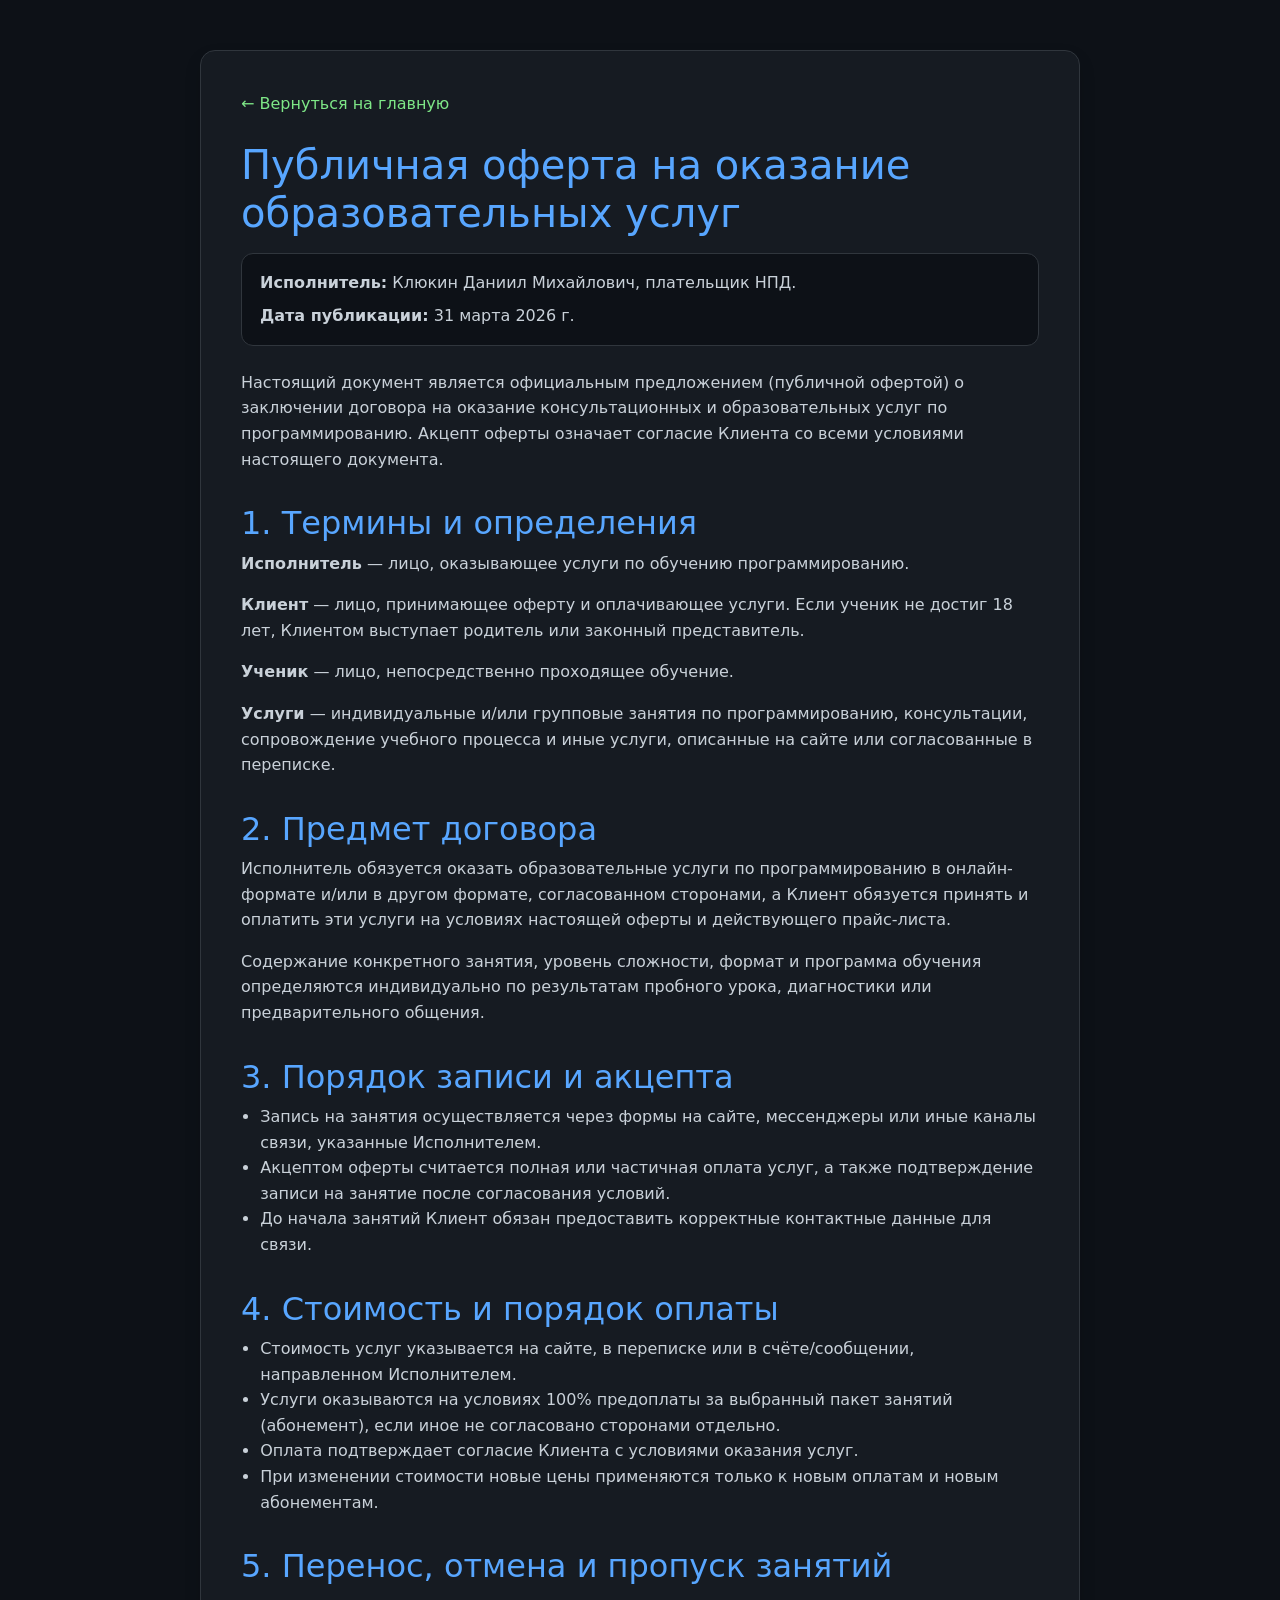
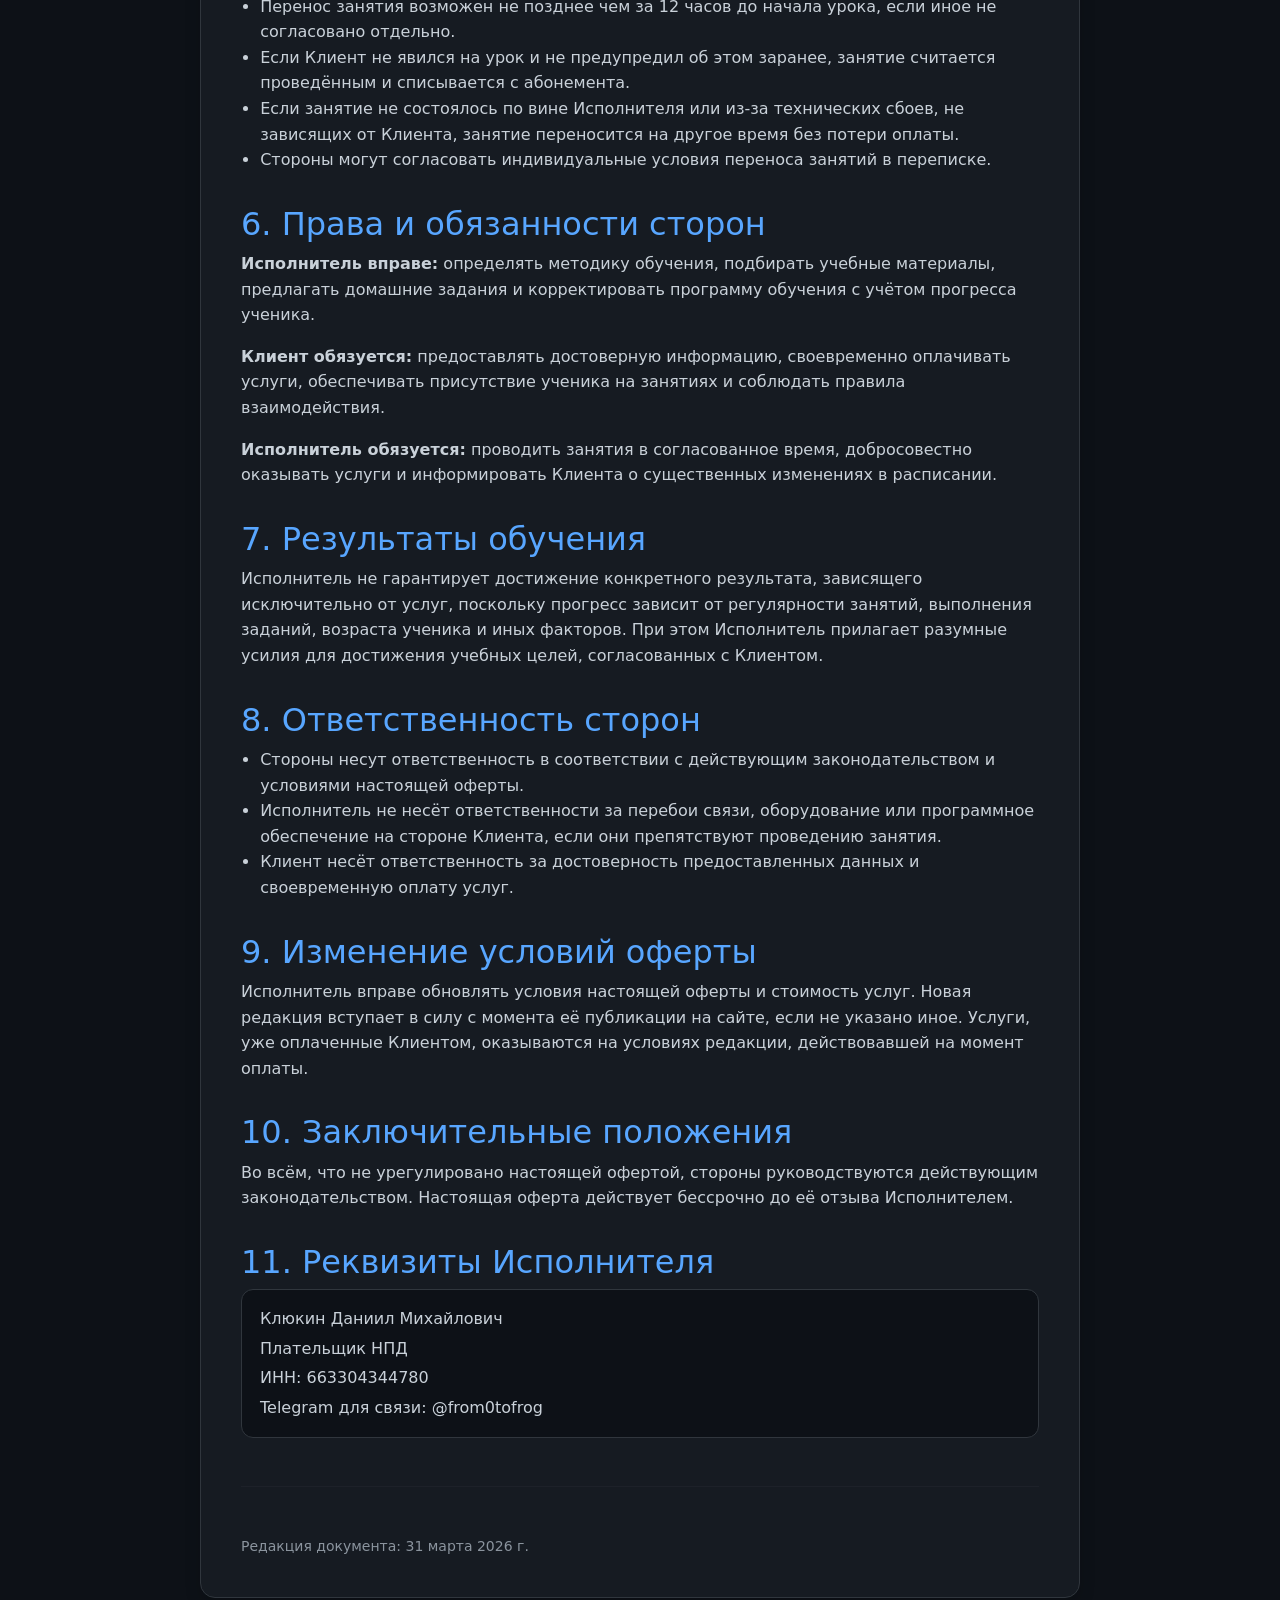
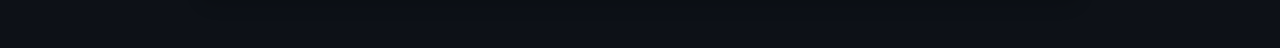
<file: offer.html>
<!DOCTYPE html>
<html lang="ru">
<head>
    <meta charset="UTF-8">
    <meta name="viewport" content="width=device-width, initial-scale=1.0">
    <title>Публичная оферта — FromZeroToFrog</title>
    <link href="https://cdn.jsdelivr.net/npm/bootstrap@5.3.0/dist/css/bootstrap.min.css" rel="stylesheet">
    <style>
        body { background-color: #0d1117; color: #c9d1d9; line-height: 1.6; padding: 50px 0; }
        .doc-container { max-width: 880px; background: #161b22; padding: 40px; border-radius: 15px; border: 1px solid #30363d; }
        h1, h2, h3 { color: #58a6ff; }
        h2 { margin-top: 2rem; }
        .back-link { color: #7ee787; text-decoration: none; }
        .muted-box { background: #0d1117; border: 1px solid #30363d; border-radius: 12px; padding: 16px 18px; }
        .small-muted { color: #8b949e; }
        a { color: #7ee787; }
        ul { padding-left: 1.2rem; }
        hr { border-color: #30363d; }
    </style>
</head>
<body>
    <div class="container doc-container shadow">
        <a href="index.html" class="back-link">← Вернуться на главную</a>

        <h1 class="mt-4 mb-3">Публичная оферта на оказание образовательных услуг</h1>
        <div class="muted-box mb-4">
            <p class="mb-2"><strong>Исполнитель:</strong> Клюкин Даниил Михайлович, плательщик НПД.</p>
            <p class="mb-0"><strong>Дата публикации:</strong> 31 марта 2026 г.</p>
        </div>

        <p>Настоящий документ является официальным предложением (публичной офертой) о заключении договора на оказание консультационных и образовательных услуг по программированию. Акцепт оферты означает согласие Клиента со всеми условиями настоящего документа.</p>

        <h2>1. Термины и определения</h2>
        <p><strong>Исполнитель</strong> — лицо, оказывающее услуги по обучению программированию.</p>
        <p><strong>Клиент</strong> — лицо, принимающее оферту и оплачивающее услуги. Если ученик не достиг 18 лет, Клиентом выступает родитель или законный представитель.</p>
        <p><strong>Ученик</strong> — лицо, непосредственно проходящее обучение.</p>
        <p><strong>Услуги</strong> — индивидуальные и/или групповые занятия по программированию, консультации, сопровождение учебного процесса и иные услуги, описанные на сайте или согласованные в переписке.</p>

        <h2>2. Предмет договора</h2>
        <p>Исполнитель обязуется оказать образовательные услуги по программированию в онлайн-формате и/или в другом формате, согласованном сторонами, а Клиент обязуется принять и оплатить эти услуги на условиях настоящей оферты и действующего прайс-листа.</p>
        <p>Содержание конкретного занятия, уровень сложности, формат и программа обучения определяются индивидуально по результатам пробного урока, диагностики или предварительного общения.</p>

        <h2>3. Порядок записи и акцепта</h2>
        <ul>
            <li>Запись на занятия осуществляется через формы на сайте, мессенджеры или иные каналы связи, указанные Исполнителем.</li>
            <li>Акцептом оферты считается полная или частичная оплата услуг, а также подтверждение записи на занятие после согласования условий.</li>
            <li>До начала занятий Клиент обязан предоставить корректные контактные данные для связи.</li>
        </ul>

        <h2>4. Стоимость и порядок оплаты</h2>
        <ul>
            <li>Стоимость услуг указывается на сайте, в переписке или в счёте/сообщении, направленном Исполнителем.</li>
            <li>Услуги оказываются на условиях 100% предоплаты за выбранный пакет занятий (абонемент), если иное не согласовано сторонами отдельно.</li>
            <li>Оплата подтверждает согласие Клиента с условиями оказания услуг.</li>
            <li>При изменении стоимости новые цены применяются только к новым оплатам и новым абонементам.</li>
        </ul>

        <h2>5. Перенос, отмена и пропуск занятий</h2>
        <ul>
            <li>Перенос занятия возможен не позднее чем за 12 часов до начала урока, если иное не согласовано отдельно.</li>
            <li>Если Клиент не явился на урок и не предупредил об этом заранее, занятие считается проведённым и списывается с абонемента.</li>
            <li>Если занятие не состоялось по вине Исполнителя или из-за технических сбоев, не зависящих от Клиента, занятие переносится на другое время без потери оплаты.</li>
            <li>Стороны могут согласовать индивидуальные условия переноса занятий в переписке.</li>
        </ul>

        <h2>6. Права и обязанности сторон</h2>
        <p><strong>Исполнитель вправе:</strong> определять методику обучения, подбирать учебные материалы, предлагать домашние задания и корректировать программу обучения с учётом прогресса ученика.</p>
        <p><strong>Клиент обязуется:</strong> предоставлять достоверную информацию, своевременно оплачивать услуги, обеспечивать присутствие ученика на занятиях и соблюдать правила взаимодействия.</p>
        <p><strong>Исполнитель обязуется:</strong> проводить занятия в согласованное время, добросовестно оказывать услуги и информировать Клиента о существенных изменениях в расписании.</p>

        <h2>7. Результаты обучения</h2>
        <p>Исполнитель не гарантирует достижение конкретного результата, зависящего исключительно от услуг, поскольку прогресс зависит от регулярности занятий, выполнения заданий, возраста ученика и иных факторов. При этом Исполнитель прилагает разумные усилия для достижения учебных целей, согласованных с Клиентом.</p>

        <h2>8. Ответственность сторон</h2>
        <ul>
            <li>Стороны несут ответственность в соответствии с действующим законодательством и условиями настоящей оферты.</li>
            <li>Исполнитель не несёт ответственности за перебои связи, оборудование или программное обеспечение на стороне Клиента, если они препятствуют проведению занятия.</li>
            <li>Клиент несёт ответственность за достоверность предоставленных данных и своевременную оплату услуг.</li>
        </ul>

        <h2>9. Изменение условий оферты</h2>
        <p>Исполнитель вправе обновлять условия настоящей оферты и стоимость услуг. Новая редакция вступает в силу с момента её публикации на сайте, если не указано иное. Услуги, уже оплаченные Клиентом, оказываются на условиях редакции, действовавшей на момент оплаты.</p>

        <h2>10. Заключительные положения</h2>
        <p>Во всём, что не урегулировано настоящей офертой, стороны руководствуются действующим законодательством. Настоящая оферта действует бессрочно до её отзыва Исполнителем.</p>

        <h2>11. Реквизиты Исполнителя</h2>
        <div class="muted-box">
            <p class="mb-1">Клюкин Даниил Михайлович</p>
            <p class="mb-1">Плательщик НПД</p>
            <p class="mb-1">ИНН: 663304344780</p>
            <p class="mb-0">Telegram для связи: @from0tofrog</p>
        </div>

        <hr class="my-5">
        <p class="small small-muted mb-0">Редакция документа: 31 марта 2026 г.</p>
    </div>
</body>
</html>
</file>
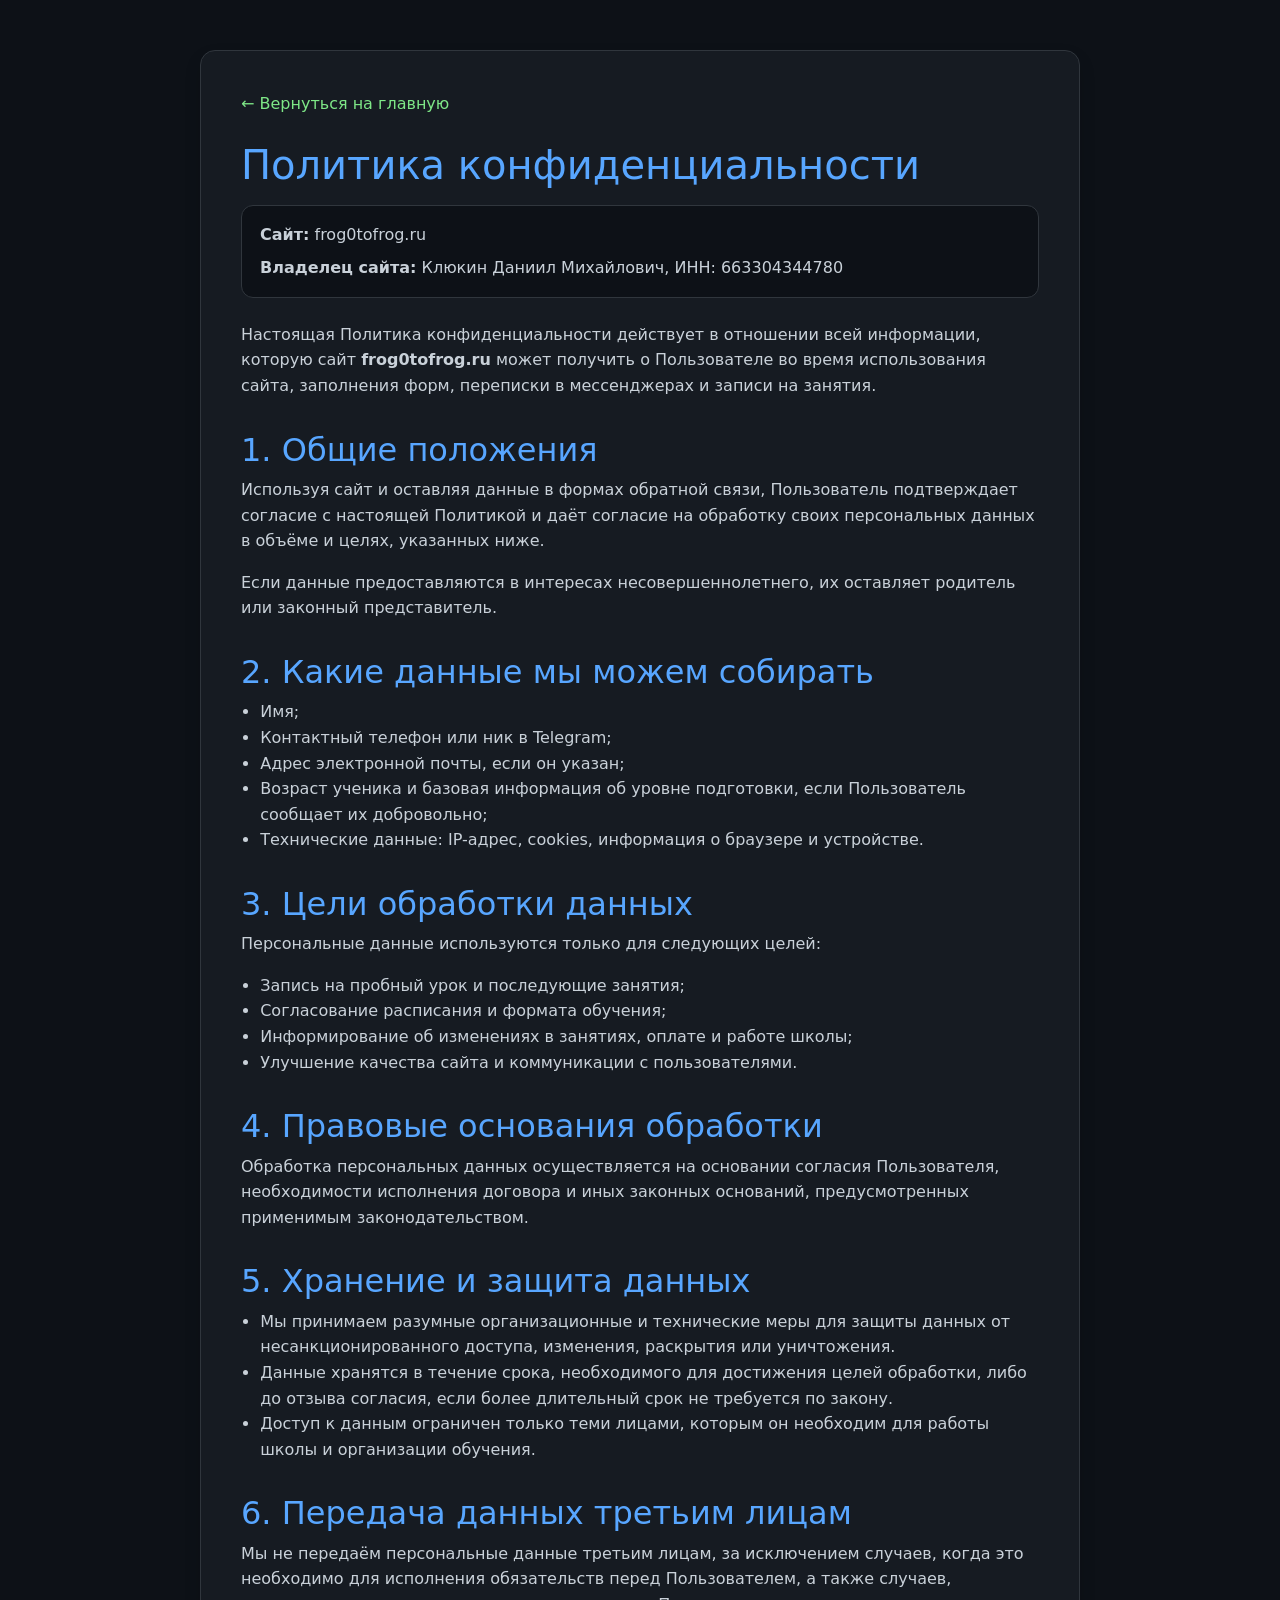
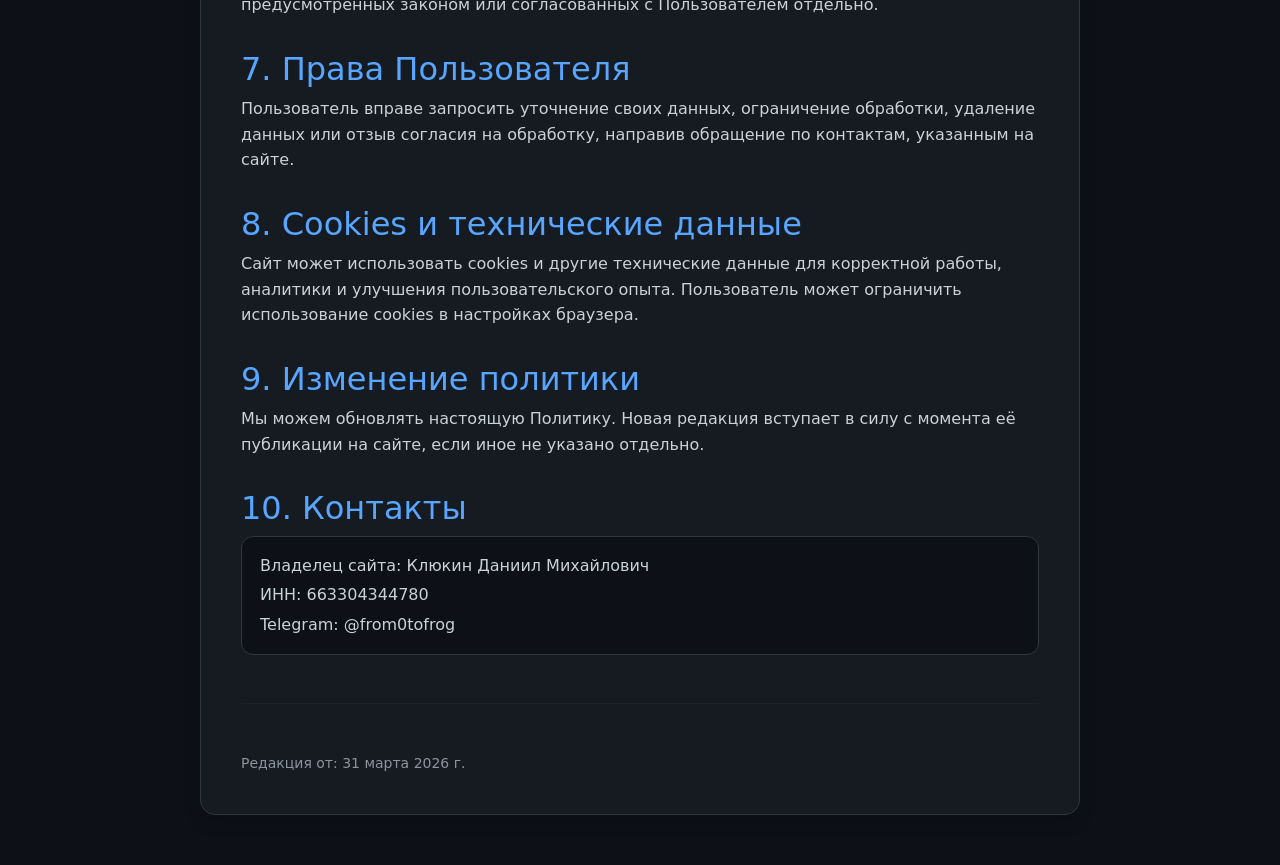
<file: privacy.html>
<!DOCTYPE html>
<html lang="ru">
<head>
    <meta charset="UTF-8">
    <meta name="viewport" content="width=device-width, initial-scale=1.0">
    <title>Политика конфиденциальности — FromZeroToFrog</title>
    <link href="https://cdn.jsdelivr.net/npm/bootstrap@5.3.0/dist/css/bootstrap.min.css" rel="stylesheet">
    <style>
        body { background-color: #0d1117; color: #c9d1d9; line-height: 1.6; padding: 50px 0; }
        .doc-container { max-width: 880px; background: #161b22; padding: 40px; border-radius: 15px; border: 1px solid #30363d; }
        h1, h2, h3 { color: #58a6ff; }
        h2 { margin-top: 2rem; }
        .back-link { color: #7ee787; text-decoration: none; }
        .muted-box { background: #0d1117; border: 1px solid #30363d; border-radius: 12px; padding: 16px 18px; }
        .small-muted { color: #8b949e; }
        a { color: #7ee787; }
        ul { padding-left: 1.2rem; }
        hr { border-color: #30363d; }
    </style>
</head>
<body>
    <div class="container doc-container shadow">
        <a href="index.html" class="back-link">← Вернуться на главную</a>

        <h1 class="mt-4 mb-3">Политика конфиденциальности</h1>
        <div class="muted-box mb-4">
            <p class="mb-2"><strong>Сайт:</strong> frog0tofrog.ru</p>
            <p class="mb-0"><strong>Владелец сайта:</strong> Клюкин Даниил Михайлович, ИНН: 663304344780</p>
        </div>

        <p>Настоящая Политика конфиденциальности действует в отношении всей информации, которую сайт <strong>frog0tofrog.ru</strong> может получить о Пользователе во время использования сайта, заполнения форм, переписки в мессенджерах и записи на занятия.</p>

        <h2>1. Общие положения</h2>
        <p>Используя сайт и оставляя данные в формах обратной связи, Пользователь подтверждает согласие с настоящей Политикой и даёт согласие на обработку своих персональных данных в объёме и целях, указанных ниже.</p>
        <p>Если данные предоставляются в интересах несовершеннолетнего, их оставляет родитель или законный представитель.</p>

        <h2>2. Какие данные мы можем собирать</h2>
        <ul>
            <li>Имя;</li>
            <li>Контактный телефон или ник в Telegram;</li>
            <li>Адрес электронной почты, если он указан;</li>
            <li>Возраст ученика и базовая информация об уровне подготовки, если Пользователь сообщает их добровольно;</li>
            <li>Технические данные: IP-адрес, cookies, информация о браузере и устройстве.</li>
        </ul>

        <h2>3. Цели обработки данных</h2>
        <p>Персональные данные используются только для следующих целей:</p>
        <ul>
            <li>Запись на пробный урок и последующие занятия;</li>
            <li>Согласование расписания и формата обучения;</li>
            <li>Информирование об изменениях в занятиях, оплате и работе школы;</li>
            <li>Улучшение качества сайта и коммуникации с пользователями.</li>
        </ul>

        <h2>4. Правовые основания обработки</h2>
        <p>Обработка персональных данных осуществляется на основании согласия Пользователя, необходимости исполнения договора и иных законных оснований, предусмотренных применимым законодательством.</p>

        <h2>5. Хранение и защита данных</h2>
        <ul>
            <li>Мы принимаем разумные организационные и технические меры для защиты данных от несанкционированного доступа, изменения, раскрытия или уничтожения.</li>
            <li>Данные хранятся в течение срока, необходимого для достижения целей обработки, либо до отзыва согласия, если более длительный срок не требуется по закону.</li>
            <li>Доступ к данным ограничен только теми лицами, которым он необходим для работы школы и организации обучения.</li>
        </ul>

        <h2>6. Передача данных третьим лицам</h2>
        <p>Мы не передаём персональные данные третьим лицам, за исключением случаев, когда это необходимо для исполнения обязательств перед Пользователем, а также случаев, предусмотренных законом или согласованных с Пользователем отдельно.</p>

        <h2>7. Права Пользователя</h2>
        <p>Пользователь вправе запросить уточнение своих данных, ограничение обработки, удаление данных или отзыв согласия на обработку, направив обращение по контактам, указанным на сайте.</p>

        <h2>8. Cookies и технические данные</h2>
        <p>Сайт может использовать cookies и другие технические данные для корректной работы, аналитики и улучшения пользовательского опыта. Пользователь может ограничить использование cookies в настройках браузера.</p>

        <h2>9. Изменение политики</h2>
        <p>Мы можем обновлять настоящую Политику. Новая редакция вступает в силу с момента её публикации на сайте, если иное не указано отдельно.</p>

        <h2>10. Контакты</h2>
        <div class="muted-box">
            <p class="mb-1">Владелец сайта: Клюкин Даниил Михайлович</p>
            <p class="mb-1">ИНН: 663304344780</p>
            <p class="mb-0">Telegram: @from0tofrog</p>
        </div>

        <hr class="my-5">
        <p class="small small-muted mb-0">Редакция от: 31 марта 2026 г.</p>
    </div>
</body>
</html>
</file>
<file: style.css>
:root {
    --bg-main: #111811;
    --bg-card: #1A241A;
    --text-main: #E4EBE4;
    --text-heading: #FFFFFF;
    --accent-primary: #D0DFA4;
    --accent-secondary: #7AAE7A;
    --accent-tertiary: #d8f564;
    --accent-primary-rgb: 92, 158, 66;
    --accent-secondary-rgb: 122, 174, 122;
    --accent-tertiary-rgb: 76, 201, 240;
}

html {
    scroll-behavior: smooth;
}

body {
    background-color: var(--bg-main);
    color: var(--text-main);
    font-family: "Segoe UI", Roboto, "Helvetica Neue", Arial, sans-serif;
    overflow-x: hidden;
}

body::before {
    content: "";
    position: fixed;
    inset: 0;
    background-image: linear-gradient(rgba(var(--accent-primary-rgb), 0.05) 1px, transparent 1px),
        linear-gradient(90deg, rgba(var(--accent-primary-rgb), 0.05) 1px, transparent 1px),
        url("data:image/svg+xml,%3Csvg width='100' height='100' viewBox='0 0 100 100' xmlns='http://www.w3.org/2000/svg'%3E%3Cpath d='M10 10 L30 10 L30 30 L50 30 L50 10 L70 10 L70 30 L90 30 M10 70 L30 70 L30 90 L50 90 L50 70 L70 70 L70 90 L90 90 M50 10 L50 30 L30 30 L30 50 L10 50 L10 30 M50 70 L50 90 L70 90 L70 70 L90 70 L90 90' stroke='%235C9E4210' stroke-width='3' fill='none'/%3E%3C/svg%3E");
    background-size: 50px 50px, 50px 50px, auto;
    z-index: -1;
    pointer-events: none;
}

.navbar {
    background-color: var(--bg-card) !important;
    border-bottom: 2px solid var(--accent-primary);
}

.navbar .container {
    border-radius: 2rem;
}

.navbar-brand,
.nav-link {
    color: var(--text-heading) !important;
    font-weight: 700;
}

.navbar-brand:hover,
.nav-link:hover {
    color: var(--accent-primary) !important;
    text-shadow: 0 0 10px rgba(var(--accent-primary-rgb), 0.5);
}

.navbar-toggler {
    border-color: rgba(208, 223, 164, 0.35);
    box-shadow: none !important;
}

.navbar-toggler:focus {
    box-shadow: none !important;
}

.navbar-toggler-icon {
    background-image: url("data:image/svg+xml,%3Csvg xmlns='http://www.w3.org/2000/svg' viewBox='0 0 30 30'%3E%3Cpath stroke='rgba(208, 223, 164, 1)' stroke-linecap='round' stroke-miterlimit='10' stroke-width='2' d='M4 7h22M4 15h22M4 23h22'/%3E%3C/svg%3E");
}

.hero-section {
    padding: 90px 0;
    position: relative;
    overflow-x: clip;
}

.hero-row {
    min-width: 0;
}

.hero-info-card {
    max-width: 550px;
    z-index: 10;
    min-width: 0;
}

.hero-title {
    font-weight: 900;
    text-transform: uppercase;
    font-size: clamp(2.2rem, 4vw, 3.5rem);
    line-height: 1.05;
    color: var(--text-heading);
    text-shadow: 0 0 20px rgba(255, 255, 255, 0.2);
    margin: 0;
}

.hero-title .highlight {
    color: var(--accent-primary);
    text-shadow: 0 0 30px rgba(var(--accent-primary-rgb), 0.6);
}

.hero-text {
    max-width: 100%;
    line-height: 1.6;
}

.hero-actions .btn {
    min-width: 210px;
}

.btn-frog-main {
    background-color: var(--accent-primary);
    color: var(--bg-main);
    border: 2px solid var(--accent-primary);
    border-radius: 30px;
    font-weight: 800;
    text-transform: uppercase;
    box-shadow: 0 0 20px rgba(var(--accent-primary-rgb), 0.4);
    transition: all 0.3s ease;
}

.btn-frog-main:hover {
    background-color: var(--bg-card);
    color: var(--accent-primary);
    transform: translateY(-2px) scale(1.03);
    box-shadow: 0 0 40px rgba(var(--accent-primary-rgb), 0.7);
}

.btn-outline-frog {
    background-color: transparent;
    color: var(--accent-primary);
    border: 2px solid var(--accent-primary);
    border-radius: 30px;
    font-weight: 800;
    text-transform: uppercase;
    transition: all 0.3s ease;
}

.btn-outline-frog:hover {
    transform: translateY(-2px);
    background-color: var(--accent-primary);
    color: var(--bg-main);
    box-shadow: 0 0 20px rgba(var(--accent-primary-rgb), 0.4);
}

.coding-frog-container {
    position: relative;
    z-index: 5;
    min-width: 0;
    overflow: visible;
    display: flex;
    justify-content: center;
    align-items: center;
    padding-bottom: 24px;
}

.frog-wrapper {
    position: relative;
    display: inline-block;
    width: 100%;
    max-width: 480px;
    cursor: pointer;
    -webkit-tap-highlight-color: transparent;
    user-select: none;
}

.coding-frog-visual {
    display: block;
    width: 100%;
    height: auto;
    position: relative;
    z-index: 2;
    margin: 0 auto;
}

.img-shadow {
    filter: drop-shadow(0px 0px 15px rgba(168, 255, 133, 0.45));
}

.frog-eyes-container {
    position: absolute;
    inset: 0;
    pointer-events: none;
    z-index: 5;
}

.eye {
    border-radius: 50%;
    position: absolute;
    background: transparent;
    overflow: hidden;
}

.pupil {
    background-color: #010f01;
    border-radius: 50%;
    position: absolute;
    top: 50%;
    left: 50%;
    transform: translate(-50%, -50%);
    transition: transform 0.05s ease-out;
}

.eye-left {
    top: 18%;
    left: 28%;
    width: 7%;
    height: 13%;
}

.pupil-left {
    width: 70%;
    height: 25%;
}

.eye-right {
    top: 17%;
    left: 54%;
    width: 13%;
    height: 18%;
}

.pupil-right {
    width: 60%;
    height: 30%;
}

.lilypad-glow {
    position: absolute;
    bottom: -20px;
    left: 55%;
    transform: translateX(-50%);
    width: 80%;
    height: 100px;
    border-radius: 50%;
    background: rgba(var(--accent-primary-rgb), 0.8);
    filter: blur(5px);
    z-index: -1;
}

.frog-particle {
    position: absolute;
    color: rgba(0, 220, 100, 0.7);
    text-shadow: 0 0 8px rgba(0, 220, 100, 0.5);
    font-family: "Courier New", Courier, monospace;
    font-size: 2.2rem;
    font-weight: bold;
    pointer-events: none;
    user-select: none;
    z-index: 1;
    opacity: 0;
    transform: translate(-50%, -50%) scale(0.5);
    animation: spawnParticle 1s ease-out forwards;
}

.text-main {
    color: var(--text-main);
}

.chat-interface {
    padding: 20px;
    background-color: var(--bg-card);
    border: 1px solid rgba(var(--accent-primary-rgb), 0.2);
    border-radius: 24px;
    box-shadow: 0 10px 40px rgba(0, 0, 0, 0.3);
}

.chat-group {
    display: flex;
    flex-direction: column;
    gap: 15px;
}

.chat-message {
    display: flex;
    align-items: flex-end;
    gap: 12px;
    max-width: 85%;
}

.chat-left {
    align-self: flex-start;
}

.chat-right {
    align-self: flex-end;
    justify-content: flex-end;
}

.chat-avatar {
    width: 40px;
    height: 40px;
    border-radius: 50%;
    display: flex;
    align-items: center;
    justify-content: center;
    font-size: 1.2rem;
    flex-shrink: 0;
}

.chat-bubble {
    padding: 12px 18px;
    border-radius: 18px;
    position: relative;
    font-size: 0.95rem;
    line-height: 1.5;
}

.chat-name {
    display: block;
    font-size: 0.75rem;
    font-weight: 700;
    margin-bottom: 4px;
    opacity: 0.7;
}

.chat-left .chat-bubble {
    background-color: rgba(255, 255, 255, 0.05);
    border: 1px solid rgba(255, 255, 255, 0.1);
    color: var(--text-main);
    border-bottom-left-radius: 4px;
}

.chat-right .chat-bubble {
    background-color: rgba(var(--accent-primary-rgb), 0.15);
    border: 1px solid rgba(var(--accent-primary-rgb), 0.4);
    color: var(--text-heading);
    border-bottom-right-radius: 4px;
}

.chat-right .chat-name {
    color: var(--accent-primary);
}

.hidden-message {
    opacity: 0;
    transform: translateY(20px);
    transition: all 0.6s ease-out;
}

.hidden-message.visible {
    opacity: 1;
    transform: translateY(0);
}

.delay-msg {
    opacity: 0;
    transition: opacity 0.5s ease 0.8s;
}

.visible .delay-msg {
    opacity: 1;
}

.portfolio-slider-wrapper {
    background: transparent;
    border: none;
    padding: 2rem 0;
    width: 100%;
}

.portfolio-track-container {
    width: 100%;
    border-radius: 24px;
    overflow: hidden;
    position: relative;
    padding: 10px;
}

.portfolio-track {
    display: flex;
    transition: transform 1.6s cubic-bezier(0.23, 1, 0.32, 1);
}

.portfolio-slide {
    min-width: 100%;
    padding: 10px;
    box-sizing: border-box;
    display: flex;
    height: auto;
    align-items: stretch;
}

.portfolio-card {
    background: var(--bg-card);
    border: 2px solid rgba(var(--accent-primary-rgb), 0.2);
    border-radius: 24px;
    padding: 2.5rem;
    color: var(--text-main);
    width: 100%;
    height: 100%;
    box-shadow: 0 10px 40px rgba(0, 0, 0, 0.4);
    transition: border-color 0.3s ease, box-shadow 0.3s ease;
}

.portfolio-card:hover {
    border-color: var(--accent-primary);
    box-shadow: 0 15px 50px rgba(var(--accent-primary-rgb), 0.2);
}

.project-image-wrapper {
    width: 50%;
}

.project-img {
    width: 100%;
    position: relative;
}

.project-img img {
    width: 100%;
    height: 400px;
    object-fit: cover;
    border: 3px solid rgba(var(--accent-secondary-rgb), 0.3);
    border-radius: 16px;
}

.portfolio-details {
    display: flex;
    flex-direction: column;
}

.portfolio-details .btn {
    margin-top: auto !important;
    align-self: flex-start;
}

.student-frog-art {
    width: 200px;
    height: 200px;
    border-radius: 24px;
    bottom: -30px;
    right: -20px;
    z-index: 5;
    overflow: visible;
}

.student-frog-art img {
    width: 100%;
    height: 100%;
    object-fit: cover;
    border-radius: 20px;
    overflow: visible;
}

.student-full-name {
    font-weight: 900;
    color: var(--text-heading);
}

.mascot-container {
    animation: floatIn 0.8s ease-out forwards;
}

.speech-bubble {
    background-color: var(--bg-card);
    border: 2px solid var(--accent-primary);
    border-radius: 24px;
    max-width: 450px;
    box-shadow: 0 15px 40px rgba(0, 0, 0, 0.4), 0 0 20px rgba(var(--accent-primary-rgb), 0.1);
    z-index: 1;
    transition: transform 0.3s ease, box-shadow 0.3s ease;
}

.speech-bubble:hover {
    box-shadow: 0 15px 50px rgba(0, 0, 0, 0.5), 0 0 30px rgba(var(--accent-primary-rgb), 0.2);
}

.speech-bubble .bubble-tail {
    position: absolute;
    top: 50%;
    left: -18px;
    transform: translateY(-50%);
    border-width: 15px 18px 15px 0;
    border-style: solid;
    border-color: transparent var(--accent-primary) transparent transparent;
}

.speech-bubble .bubble-tail::after {
    content: "";
    position: absolute;
    top: -12px;
    left: 3px;
    border-width: 12px 14px 12px 0;
    border-style: solid;
    border-color: transparent var(--bg-card) transparent transparent;
}

.course-badge {
    background: rgba(var(--accent-primary-rgb), 0.1);
    color: var(--accent-primary);
    padding: 6px 12px;
    border-radius: 8px;
    display: inline-block;
    font-size: 0.85rem;
}

.roadmap-container {
    position: relative;
    z-index: 1;
}

.roadmap-card {
    background: var(--bg-card);
    border: 1px solid rgba(255, 255, 255, 0.1);
    border-radius: 24px;
    padding: 20px 25px;
    height: 100%;
    transition: all 0.4s cubic-bezier(0.175, 0.885, 0.32, 1.275);
    position: relative;
    display: flex;
    flex-direction: column;
}

.roadmap-card:hover {
    transform: translateY(-15px);
    border-color: rgba(var(--accent-primary-rgb), 0.5);
    box-shadow: 0 20px 40px rgba(0, 0, 0, 0.4);
}

.roadmap-badge {
    position: absolute;
    top: -12px;
    left: 30px;
    background: var(--bg-main);
    padding: 4px 15px;
    border-radius: 10px;
    font-size: 0.75rem;
    font-weight: bold;
    text-transform: uppercase;
    border: 1px solid rgba(255, 255, 255, 0.2);
}

.age-label {
    font-weight: 600;
    opacity: 0.8;
    margin-bottom: 10px;
}

.roadmap-content {
    flex-grow: 1;
}

.course-item {
    display: flex;
    align-items: flex-start;
    gap: 12px;
    margin-bottom: 10px;
    font-size: 0.9rem;
    line-height: 1.4;
    transition: all 0.3s ease;
}

.course-item span strong {
    display: block;
    color: var(--text-heading);
}

.course-item:hover {
    color: var(--text-heading);
}

.roadmap-header {
    position: relative;
    width: 100%;
    display: flex;
    justify-content: center;
    padding-top: 30px;
    margin-top: 5px;
}

.roadmap-img {
    width: auto;
    max-height: 200px;
    object-fit: contain;
    margin-bottom: 15px;
}

.roadmap-title-overlay {
    position: absolute;
    top: 0;
    left: 0;
    z-index: 2;
    text-align: left;
    text-shadow: 0 2px 4px rgba(17, 24, 17, 0.9);
}

.pricing-card-modern {
    background-color: var(--bg-card);
    border: 2px solid rgba(255, 255, 255, 0.05);
    border-radius: 24px;
    transition: all 0.4s cubic-bezier(0.175, 0.885, 0.32, 1.275);
    z-index: 1;
}

.pricing-card-modern.popular-card {
    border-color: rgba(var(--accent-primary-rgb), 0.4);
    box-shadow: 0 10px 30px rgba(var(--accent-primary-rgb), 0.1);
}

.pricing-card-modern:hover {
    transform: translateY(-12px);
    border-color: var(--accent-primary);
    box-shadow: 0 15px 40px rgba(var(--accent-primary-rgb), 0.2);
    z-index: 2;
}

.popular-badge {
    position: absolute;
    top: -16px;
    left: 50%;
    transform: translateX(-50%);
    background-color: var(--accent-primary);
    color: var(--bg-main);
    padding: 6px 24px;
    border-radius: 20px;
    font-weight: 800;
    font-size: 0.85rem;
    letter-spacing: 1px;
    box-shadow: 0 5px 15px rgba(var(--accent-primary-rgb), 0.4);
    z-index: 10;
    white-space: nowrap;
}

.price-box {
    background-color: rgba(0, 0, 0, 0.25);
    border: 1px solid rgba(255, 255, 255, 0.05);
}

.rub-price {
    background-color: rgba(255, 255, 255, 0.05);
    color: rgba(255, 255, 255, 0.9);
    font-weight: 600;
    font-size: 0.95rem;
    border: 1px solid rgba(255, 255, 255, 0.1);
}

.pricing-card-modern:hover .rub-price {
    background-color: rgba(var(--accent-primary-rgb), 0.1);
    border-color: rgba(var(--accent-primary-rgb), 0.3);
    color: var(--text-heading);
}

.pricing-card-img {
    display: block;
    width: 100%;
    height: 250px;
    object-fit: cover;
    border-radius: 12px;
    border: 2px solid rgba(var(--accent-primary-rgb), 0.3);
}

.frog-timeline-container {
    display: flex;
    justify-content: space-between;
    align-items: flex-start;
    position: relative;
    gap: 20px;
    padding-top: 20px;
}

.timeline-step {
    flex: 1;
    display: flex;
    flex-direction: column;
    align-items: center;
    position: relative;
    text-align: center;
}

.timeline-step:not(:last-child)::after {
    content: "";
    position: absolute;
    top: 95px;
    left: 50%;
    width: 100%;
    height: 40px;
    border-top: 3px dashed rgba(var(--accent-primary-rgb), 0.3);
    border-radius: 50% 50% 0 0;
    z-index: 0;
}

.frog-art {
    width: 250px;
    height: 250px;
    border-radius: 20px;
    display: flex;
    align-items: center;
    justify-content: center;
    margin-bottom: -90px;
    z-index: 5;
    transition: transform 0.3s ease;
}

.frog-art img {
    width: 100%;
}

.timeline-step:hover .frog-art {
    transform: translateY(-10px) scale(1.2);
}

.lilypad {
    width: 250px;
    height: 100px;
    background: var(--accent-primary);
    border-radius: 50%;
    display: flex;
    align-items: start;
    line-height: 3rem;
    justify-content: center;
    color: var(--bg-main);
    font-weight: 900;
    font-size: 1.2rem;
    margin-bottom: 20px;
    box-shadow: 0 10px 20px rgba(var(--accent-primary-rgb), 0.3), inset 0 -5px 10px rgba(0, 0, 0, 0.2);
    position: relative;
    z-index: 2;
    clip-path: polygon(100% 0, 100% 100%, 65% 100%, 50% 65%, 35% 100%, 0 100%, 0 0);
    transition: all 0.3s ease;
}

.relative-z {
    position: relative;
    z-index: 3;
    width: 100%;
}

.timeline-step .course-text {
    background: var(--bg-card) !important;
    border: 1px solid rgba(var(--accent-primary-rgb), 0.2) !important;
    border-radius: 24px !important;
    transition: all 0.4s cubic-bezier(0.175, 0.885, 0.32, 1.275);
    position: relative;
    overflow: hidden;
}

.timeline-step h5 {
    color: var(--accent-primary);
    font-weight: 800;
    text-transform: uppercase;
    letter-spacing: 1px;
    margin-bottom: 12px;
}

.timeline-step .course-text p {
    color: var(--text-main);
    line-height: 1.6;
    font-size: 0.9rem;
}

.timeline-step:hover .course-text {
    border-color: var(--accent-primary) !important;
    box-shadow: 0 10px 30px rgba(var(--accent-primary-rgb), 0.2);
    transform: translateY(-10px);
}

.timeline-step:hover h5 {
    text-shadow: 0 0 15px rgba(var(--accent-primary-rgb), 0.5);
}

.timeline-step:hover .lilypad {
    transform: scale(1.1);
    box-shadow: 0 0 20px rgba(var(--accent-secondary-rgb), 0.4);
}

.teacher-card {
    background-color: var(--bg-card);
    border: 2px solid rgba(var(--accent-primary-rgb), 0.2);
    border-radius: 24px;
    padding: 3rem;
    box-shadow: 0 15px 40px rgba(0, 0, 0, 0.4);
    transition: transform 0.3s ease, border-color 0.3s ease;
    z-index: 1;
}

.teacher-card:hover {
    border-color: rgba(var(--accent-primary-rgb), 0.6);
    transform: translateY(-5px);
}

.teacher-photo-wrapper {
    position: relative;
    width: 350px;
    height: 350px;
    border-radius: 30% 70% 70% 30% / 30% 30% 70% 70%;
    padding: 10px;
    background: rgba(255, 255, 255, 0.03);
    border: 2px dashed rgba(var(--accent-primary-rgb), 0.5);
    display: flex;
    align-items: center;
    justify-content: center;
    transition: all 0.5s ease;
    z-index: 2;
}

.teacher-card:hover .teacher-photo-wrapper {
    border-radius: 50%;
    transform: rotate(5deg);
    border-color: var(--accent-primary);
}

.teacher-img {
    width: 100%;
    height: 100%;
    object-fit: cover;
    border-radius: inherit;
    z-index: 3;
    position: relative;
}

.teacher-glow {
    position: absolute;
    inset: 0;
    background: radial-gradient(circle, rgba(var(--accent-primary-rgb), 0.3) 0%, transparent 70%);
    filter: blur(20px);
    z-index: 1;
}

.teacher-role {
    color: var(--accent-secondary);
    letter-spacing: 1px;
    text-transform: uppercase;
}

.stat-badge {
    background: rgba(255, 255, 255, 0.05);
    border: 1px solid rgba(255, 255, 255, 0.1);
    padding: 8px 16px;
    border-radius: 12px;
    font-size: 0.9rem;
    display: flex;
    align-items: center;
    gap: 10px;
    font-weight: 600;
    color: var(--text-main);
    transition: all 0.3s ease;
}

.stat-badge:hover {
    background: var(--bg-main);
    border-color: var(--accent-primary);
    transform: translateY(-2px);
    box-shadow: 0 5px 15px rgba(var(--accent-primary-rgb), 0.15);
}

.teacher-quote {
    position: relative;
    padding: 15px 20px;
    background: rgba(var(--accent-secondary-rgb), 0.05);
    border-left: 4px solid var(--accent-secondary);
    border-radius: 0 12px 12px 0;
    font-style: italic;
    font-size: 0.95rem;
    color: var(--text-heading);
}

.color-junior {
    color: var(--accent-secondary) !important;
}

.color-middle {
    color: var(--accent-primary) !important;
}

.color-senior {
    color: var(--accent-tertiary) !important;
}

.color-junior-bg {
    color: var(--bg-main) !important;
    background-color: var(--accent-secondary) !important;
    border-color: var(--accent-secondary) !important;
    background: rgba(168, 255, 133, 0.1);
    border: 1px solid rgba(168, 255, 133, 0.3);
}

.color-middle-bg {
    color: var(--bg-main) !important;
    background-color: var(--accent-primary) !important;
    border-color: var(--accent-primary) !important;
    background: rgba(208, 223, 164, 0.1);
    border: 1px solid rgba(208, 223, 164, 0.3);
}

.color-senior-bg {
    color: var(--bg-main) !important;
    background-color: var(--accent-tertiary) !important;
    border-color: var(--accent-tertiary) !important;
    background: rgba(122, 174, 122, 0.1);
    border: 1px solid rgba(122, 174, 122, 0.3);
}

.lilypad-bullet {
    width: 26px;
    height: 16px;
    border-radius: 50%;
    margin-top: 8px;
    margin-right: 12px;
    flex-shrink: 0;
    clip-path: polygon(100% 0, 100% 100%, 65% 100%, 50% 65%, 35% 100%, 0 100%, 0 0);
    transition: transform 0.3s ease, box-shadow 0.3s ease;
}

.course-item:hover .lilypad-bullet {
    transform: translateY(-2px) scale(1.1);
}

.review-track-container {
    overflow: hidden;
    width: 100%;
}

.review-track {
    transition: transform 0.5s cubic-bezier(0.4, 0, 0.2, 1);
    display: flex;
}

.review-card {
    background: var(--bg-card);
    border: 2px solid rgba(var(--accent-primary-rgb), 0.2);
    border-radius: 24px;
    padding: 2rem;
    box-shadow: 0 10px 40px rgba(0, 0, 0, 0.4);
    transition: border-color 0.3s ease, box-shadow 0.3s ease;
    width: 100%;
}

.review-card:hover {
    border-color: var(--accent-primary);
    box-shadow: 0 15px 50px rgba(var(--accent-primary-rgb), 0.2);
}

.review-screenshot-wrapper {
    position: relative;
    background: rgba(0, 0, 0, 0.25);
    border: 1px dashed rgba(var(--accent-primary-rgb), 0.3);
    border-radius: 16px;
    padding: 10px;
    height: 300px;
    display: flex;
    justify-content: center;
    align-items: center;
    overflow: hidden;
}

.review-img {
    width: 100%;
    height: 100%;
    object-fit: contain;
    display: block;
}

.shadow-glow {
    box-shadow: 0 0 20px rgba(var(--accent-primary-rgb), 0.3);
}

.shadow-glow:hover {
    box-shadow: 0 0 40px rgba(var(--accent-primary-rgb), 0.6);
}

.contact-link {
    transition: all 0.3s ease;
    display: inline-block;
}

.contact-link:hover {
    color: var(--accent-primary) !important;
    transform: translateX(5px);
}

.contact-item span.highlight {
    background: rgba(var(--accent-primary-rgb), 0.1);
    padding: 2px 10px;
    border-radius: 8px;
    border: 1px solid rgba(var(--accent-primary-rgb), 0.3);
}

.custom-accordion {
    --bs-accordion-border-width: 0;
    --bs-accordion-bg: transparent;
}

.faq-item {
    background-color: var(--bg-card);
    border: 1px solid rgba(var(--accent-primary-rgb), 0.2);
    border-radius: 16px !important;
    overflow: hidden;
    transition: all 0.3s ease;
    box-shadow: 0 5px 15px rgba(0, 0, 0, 0.2);
}

.faq-item:hover {
    border-color: rgba(var(--accent-primary-rgb), 0.5);
    box-shadow: 0 10px 25px rgba(0, 0, 0, 0.4);
    transform: translateX(5px);
}

.faq-button {
    background-color: transparent !important;
    color: var(--text-heading) !important;
    font-weight: 700;
    font-size: 1.1rem;
    padding: 1.5rem;
    box-shadow: none !important;
    display: flex;
    align-items: center;
    gap: 15px;
    transition: all 0.3s ease;
}

.faq-button::after {
    display: none;
}

.faq-prompt {
    color: var(--accent-secondary);
    font-family: "Courier New", Courier, monospace;
    font-weight: 900;
    font-size: 1.2rem;
    transition: transform 0.4s ease, color 0.3s ease;
}

.faq-button:not(.collapsed) {
    color: var(--accent-primary) !important;
    border-bottom: 1px dashed rgba(var(--accent-primary-rgb), 0.2);
    background: rgba(255, 255, 255, 0.02) !important;
}

.faq-button:not(.collapsed) .faq-prompt {
    color: var(--accent-primary);
    transform: rotate(90deg);
}

.faq-body {
    color: var(--text-main);
    padding: 1.5rem;
    line-height: 1.6;
    background-color: rgba(0, 0, 0, 0.2);
}

.frog-modal {
    background-color: var(--bg-card);
    border: 2px solid rgba(var(--accent-primary-rgb), 0.4);
    border-radius: 24px;
    box-shadow: 0 15px 50px rgba(0, 0, 0, 0.6), 0 0 20px rgba(var(--accent-primary-rgb), 0.1);
}

.frog-modal .btn-close-white {
    filter: invert(1) grayscale(100%) brightness(200%);
    opacity: 0.5;
}

.frog-modal .btn-close-white:hover {
    opacity: 1;
}

.quiz-btn-answer {
    background: rgba(255, 255, 255, 0.03);
    border: 1px solid rgba(255, 255, 255, 0.1);
    color: var(--text-main);
    border-radius: 16px;
    padding: 15px 20px;
    font-weight: 600;
    text-align: left;
    transition: all 0.3s ease;
}

.quiz-btn-answer:hover {
    background: rgba(var(--accent-primary-rgb), 0.1);
    border-color: var(--accent-primary);
    color: #fff;
    transform: translateX(5px);
    box-shadow: 0 5px 15px rgba(var(--accent-primary-rgb), 0.15);
}

.footer-section {
    background-color: var(--bg-card) !important;
    border-top: 3px solid var(--accent-primary);
    padding: 80px 0;
    position: relative;
    margin-top: 50px;
}

.footer-contact-card {
    background-color: var(--bg-main);
    border: 2px solid var(--accent-primary);
    border-radius: 20px;
    padding: 2.5rem;
    box-shadow: 0 0 20px rgba(var(--accent-primary-rgb), 0.1);
}

.peeking-frog-footer-new {
    width: 100px;
    position: absolute;
    top: -70px;
    left: 15%;
    z-index: 10;
}

.peeking-frog-footer-new img {
    width: 300px;
}

.map-container {
    border: 2px solid rgba(var(--accent-primary-rgb), 0.3);
    height: 400px;
    background-color: var(--bg-card);
}

.google-map-iframe {
    width: 100%;
    height: 100%;
    filter: blur(8px) grayscale(60%);
    pointer-events: none;
    transform: scale(1.05);
}

.map-overlay {
    position: absolute;
    inset: 0;
    background: rgba(17, 24, 17, 0.6);
    backdrop-filter: blur(2px);
    z-index: 2;
}

.location-info {
    box-shadow: 0 15px 40px rgba(0, 0, 0, 0.4);
    z-index: 2;
    position: relative;
    transition: border-color 0.3s ease, box-shadow 0.3s ease;
}

.location-info:hover {
    border-color: rgba(var(--accent-primary-rgb), 0.6) !important;
    box-shadow: 0 15px 50px rgba(var(--accent-primary-rgb), 0.2);
}

.location-frog-art {
    width: 180px;
    height: 180px;
    bottom: -45px;
    right: -30px;
    z-index: 5;
    pointer-events: none;
}

.location-frog-art img {
    width: 100%;
    height: 100%;
    object-fit: contain;
}

.lilypad-timeline {
    position: relative;
    padding-left: 20px;
}

.lilypad-timeline::before {
    content: "";
    position: absolute;
    top: 20px;
    bottom: 20px;
    left: 48.5px;
    width: 0;
    border-left: 3px dashed rgba(var(--accent-primary-rgb), 0.3);
    z-index: 0;
}

.lilypad-step {
    display: flex;
    align-items: flex-start;
    gap: 25px;
    margin-bottom: 30px;
    position: relative;
    z-index: 1;
}

.lilypad-step:last-child {
    margin-bottom: 0;
}

.lilypad-icon {
    width: 60px;
    height: 60px;
    background-color: var(--bg-card);
    border: 2px solid var(--accent-primary);
    border-radius: 50%;
    display: flex;
    align-items: center;
    justify-content: center;
    flex-shrink: 0;
    box-shadow: 0 0 15px rgba(var(--accent-primary-rgb), 0.2);
    z-index: 2;
    transition: all 0.4s cubic-bezier(0.175, 0.885, 0.32, 1.275);
    padding: 12px;
}

.step-text {
    background-color: var(--bg-card);
    border: 1px solid rgba(var(--accent-primary-rgb), 0.2);
    border-radius: 24px;
    padding: 20px 25px;
    flex-grow: 1;
    transition: all 0.4s cubic-bezier(0.175, 0.885, 0.32, 1.275);
    box-shadow: 0 5px 15px rgba(0, 0, 0, 0.2);
}

.step-text h6 {
    color: var(--accent-primary);
    font-weight: 800;
    font-size: 1.1rem;
    text-transform: uppercase;
    letter-spacing: 0.5px;
    margin-bottom: 8px;
    transition: text-shadow 0.3s ease;
}

.step-text p {
    color: var(--text-main);
    opacity: 0.8;
    margin-bottom: 0;
    font-size: 0.95rem;
    line-height: 1.5;
}

.lilypad-step:hover .step-text {
    border-color: var(--accent-primary);
    box-shadow: 0 10px 30px rgba(var(--accent-primary-rgb), 0.2);
    transform: translateX(10px);
}

.lilypad-step:hover .step-text h6 {
    text-shadow: 0 0 10px rgba(var(--accent-primary-rgb), 0.5);
}

.lilypad-step:hover .lilypad-icon {
    transform: scale(1.15) rotate(10deg);
    box-shadow: 0 0 25px rgba(var(--accent-primary-rgb), 0.5);
    background-color: rgba(var(--accent-primary-rgb), 0.1);
}

.res-frog-wrapper {
    position: relative;
    z-index: 2;
    animation: floatFrogPath 4s ease-in-out infinite;
}

.floating-frog-mini {
    max-width: 100%;
    height: auto;
    filter: drop-shadow(0px 10px 25px rgba(168, 255, 133, 0.25));
}

.new-review-card {
    background: var(--bg-card);
    border: 2px solid rgba(var(--accent-primary-rgb), 0.15);
    border-radius: 30px;
    overflow: hidden;
    transition: all 0.4s ease;
    min-height: 420px;
    margin: 15px 0;
}

.new-review-card:hover {
    border-color: var(--accent-primary);
    box-shadow: 0 20px 50px rgba(var(--accent-primary-rgb), 0.25) !important;
    transform: translateY(-5px);
}

.review-author-block {
    width: 380px;
    background-color: rgba(0, 0, 0, 0.2);
    border-right: 1px solid rgba(var(--accent-primary-rgb), 0.15);
    padding: 2rem;
    display: flex;
    flex-direction: column;
    justify-content: flex-end;
    z-index: 1;
}

.review-frog-decor {
    position: absolute;
    top: -50px;
    right: -60px;
    width: 320px;
    height: auto;
    opacity: 0.2;
    transform: rotate(20deg) scaleX(-1);
    z-index: 0;
    pointer-events: none;
    transition: all 0.5s ease;
}

.new-review-card:hover .review-frog-decor {
    opacity: 0.5;
    transform: rotate(10deg) scaleX(-1) translate(-20px, 10px);
}

.quote-icon-decor {
    position: absolute;
    top: 20px;
    left: 20px;
    font-size: 5rem;
    color: var(--accent-primary);
    opacity: 0.1;
    z-index: 0;
    line-height: 1;
}

.author-info-v2 {
    bottom: 2rem;
    left: 2rem;
    right: 2rem;
    z-index: 2;
}

.author-name-v2 {
    font-weight: 900;
    font-size: 1.6rem;
    text-shadow: 0 2px 4px rgba(0,0,0,0.5);
    margin: 0;
}

.author-label-v2 {
    font-size: 0.9rem;
    text-transform: uppercase;
    letter-spacing: 1px;
    color: var(--text-heading);
    opacity: 0.8;
    background: rgba(var(--accent-secondary-rgb), 0.2);
    padding: 4px 12px;
    border-radius: 8px;
    display: inline-block;
}

.student-variant .author-label-v2 {
    background: rgba(var(--accent-primary-rgb), 0.15);
    color: var(--accent-primary);
}

.student-meta-v2 {
    display: flex;
    flex-direction: column;
    gap: 8px;
    border-top: 1px solid rgba(255,255,255,0.1);
    padding-top: 15px;
}

.meta-item-v2 {
    font-size: 0.9rem;
    color: var(--text-main);
    opacity: 0.9;
    display: flex;
    align-items: center;
    gap: 10px;
}

.meta-item-v2 i {
    color: var(--accent-primary);
    font-size: 1.1rem;
}

.meta-item-v2 span {
    font-weight: 700;
    color: var(--text-heading);
}

.review-content-block {
    z-index: 1;
    position: relative;
}

.review-subtitle {
    font-size: 0.85rem;
    text-transform: uppercase;
    letter-spacing: 1.5px;
    font-weight: 800;
}

.review-title-text {
    font-size: clamp(1.4rem, 2.5vw, 1.8rem);
    line-height: 1.3;
}

.review-text-v2 {
    line-height: 1.7;
    font-style: italic;
    position: relative;
    padding-left: 15px;
    border-left: 3px solid rgba(var(--accent-primary-rgb), 0.2);
}

.frog-timeline::before {
    content: "";
    position: absolute;
    top: 0;
    bottom: 0;
    left: 50%;
    width: 4px;
    background: rgba(var(--accent-primary-rgb), 0.2);
    transform: translateX(-50%);
    border-radius: 2px;
}

.timeline-dot {
    width: 24px;
    height: 24px;
    border-radius: 50%;
    margin: 0 auto;
    position: relative;
    z-index: 2;
    border: 4px solid var(--bg-main);
}

.timeline-img {
    transition: transform 0.4s ease;
}

.timeline-step:hover .timeline-img {
    transform: translateY(-10px);
}

.course-detail-card {
    background-color: var(--bg-card);
    border: 1px solid rgba(255, 255, 255, 0.05);
    border-radius: 24px;
    transition: all 0.3s ease;
}

.course-detail-card:hover {
    border-color: rgba(var(--accent-primary-rgb), 0.3);
    box-shadow: 0 20px 40px rgba(0,0,0,0.4) !important;
}

.accordion-button:not(.collapsed) {
    background-color: rgba(255, 255, 255, 0.05);
    color: var(--text-heading);
    box-shadow: none;
}

.track-row {
    background-color: var(--bg-card);
    border: 1px solid rgba(255, 255, 255, 0.05);
    border-radius: 18px;
    transition: all 0.3s ease;
}

.track-row:hover {
    border-color: rgba(var(--accent-primary-rgb), 0.2);
    box-shadow: 0 5px 15px rgba(0, 0, 0, 0.2);
}

.track-info {
    min-width: 280px;
    border-right: 1px solid rgba(255, 255, 255, 0.05);
}

.badge-track {
    background-color: var(--accent-secondary);
    color: var(--bg-main);
    font-weight: 600;
}

.track-steps {
    gap: 12px;
    padding-left: 20px;
}

.step-card {
    flex: 0 0 180px;
    display: flex;
    flex-direction: column;
    background: rgba(255, 255, 255, 0.02);
    border: 1px solid rgba(255, 255, 255, 0.08);
    border-radius: 12px;
    padding: 10px 16px;
    text-decoration: none !important;
    transition: all 0.25s ease;
    min-width: 150px;
}

.step-card:hover {
    background: rgba(var(--accent-primary-rgb), 0.1);
    border-color: var(--accent-primary);
    transform: translateY(-2px);
}

.step-title {
    font-weight: 600;
    color: var(--text-heading);
    font-size: 0.95rem;
    margin-bottom: 2px;
}

.step-duration {
    font-size: 0.8rem;
    color: var(--accent-primary);
    opacity: 0.8;
}

.step-arrow {
    color: rgba(255, 255, 255, 0.3);
    font-weight: bold;
    font-size: 1.2rem;
    user-select: none;
    margin: 0 4px;
}

@keyframes spawnParticle {
    0% {
        opacity: 0;
        transform: translate(-50%, -50%) scale(0.5) rotate(0deg);
    }

    15% {
        opacity: 1;
    }

    100% {
        opacity: 0;
        transform: translate(calc(-50% + var(--tx)), calc(-50% + var(--ty))) scale(1) rotate(var(--tr));
    }
}

@keyframes floatMapIcon {
    0%, 100% {
        transform: translateY(0);
    }

    50% {
        transform: translateY(-10px);
    }
}

@keyframes floatFrogPath {
    0%, 100% {
        transform: translateY(0);
    }

    50% {
        transform: translateY(-15px);
    }
}

@keyframes floatIn {
    from {
        opacity: 0;
        transform: translateY(20px);
    }

    to {
        opacity: 1;
        transform: translateY(0);
    }
}

@media (max-width: 992px) {
    .location-frog-art {
        width: 150px;
        height: 150px;
        bottom: -35px;
        right: -10px;
    }

    .review-slider-wrapper {
        padding-left: 30px !important;
        padding-right: 30px !important;
    }

    .new-review-card {
        flex-direction: column;
        min-height: auto;
        overflow: hidden;
        margin-top: 20px;
    }

    .review-author-block {
        width: 100%;
        min-height: 280px;
        border-right: none;
        border-bottom: 1px solid rgba(var(--accent-primary-rgb), 0.15);
        padding: 2rem 1.5rem;
        justify-content: flex-end;
        align-items: center;
        border-radius: 30px 30px 0 0;
    }

    .review-frog-decor {
        display: block !important;
        opacity: 0.3;
        top: -50px;
        right: 100px;
        left: auto;
        transform: rotate(15deg) scaleX(-1);
        width: 350px;
        z-index: 5;
    }

    .review-frog-decor img {
        width: 100%;
        height: auto;
        filter: drop-shadow(0 10px 20px rgba(0,0,0,0.5));
    }

    .review-content-block {
        padding: 60px 25px !important;
        border-radius: 0 0 30px 30px;
    }

    .author-info-v2 {
        position: relative;
        bottom: 0;
        z-index: 10;
    }

    .review-prev-btn, .review-next-btn {
        top: 50% !important;
        bottom: auto !important;
        transform: translateY(-50%) !important;
        width: 45px;
        height: 45px;
        display: flex;
        align-items: center;
        justify-content: center;
        background: var(--bg-card) !important;
    }

    .review-prev-btn {
        left: 5px !important;
    }

    .review-next-btn {
        right: 5px !important;
    }

    .quote-icon-decor {
        top: 20px;
        left: 20px;
    }

    .hero-title {
        font-size: 2.8rem;
    }

    .hero-section {
        padding: 70px 0 50px;
        text-align: center;
    }

    .hero-info-card {
        max-width: 100%;
    }

    .coding-frog-container {
        margin-top: 20px;
    }

    .coding-frog-visual {
        width: 100%;
        max-width: 380px;
        margin-top: 0;
    }

    .portfolio-card {
        padding: 1.5rem;
        text-align: center !important;
    }

    .project-image-wrapper {
        width: 100%;
        max-width: 100%;
        margin-bottom: 24px;
    }

    .project-img img {
        width: 100%;
        height: 320px;
        max-height: none;
        object-fit: cover;
    }

    .portfolio-details {
        display: flex;
        flex-direction: column;
        align-items: center;
        width: 100%;
    }

    .student-frog-art {
        width: 140px;
        height: 140px;
        bottom: -30px;
        right: 0;
    }

    .frog-timeline-container {
        flex-direction: column;
        gap: 28px;
        align-items: stretch;
    }

    .timeline-step {
        flex-direction: row;
        align-items: flex-start;
        text-align: left;
        position: relative;
        padding-left: 120px;
        min-height: 150px;
        gap: 0;
    }

    .timeline-step:not(:last-child)::after {
        content: "";
        position: absolute;
        top: 92px;
        left: 54px;
        width: 0;
        height: calc(100% + 28px);
        border-top: none;
        border-left: 3px dashed rgba(var(--accent-primary-rgb), 0.5);
        border-radius: 0;
        z-index: 0;
    }

    .frog-art {
        position: absolute;
        left: 0;
        top: 0;
        width: 128px;
        height: 128px;
        margin-bottom: 0;
        z-index: 5;
    }

    .lilypad {
        position: absolute;
        left: 0;
        top: 72px;
        width: 128px;
        height: 54px;
        margin-bottom: 0;
        line-height: 1;
        font-size: 1rem;
    }

    .timeline-step .course-text {
        width: 100%;
        margin-left: 0;
        margin-top: 8px;
    }

    .rotate-2 {
        transform: rotate(0deg) !important;
    }
}

@media (max-width: 768px) {
    .map-container {
        height: 300px;
    }

    .location-frog-art {
        width: 120px;
        height: 120px;
        bottom: -25px;
        right: 0;
    }

    .lilypad-timeline {
        padding-left: 0;
    }

    .lilypad-timeline::before {
        left: 28.5px;
    }

    .lilypad-step {
        gap: 15px;
    }

    .step-text {
        padding: 15px;
    }

    .hero-title {
        font-size: 2.2rem;
        overflow-wrap: break-word;
    }

    .hero-text {
        font-size: 1rem !important;
    }

    .hero-actions {
        gap: 12px !important;
    }

    .hero-actions .btn {
        width: 100%;
        min-width: 0;
        max-width: 320px;
    }

    .frog-wrapper {
        max-width: 360px;
    }

    .chat-message {
        max-width: 95%;
    }

    .chat-interface {
        padding: 15px 10px;
    }

    .teacher-card {
        padding: 2rem 1.5rem;
    }

    .teacher-photo-wrapper {
        width: 200px;
        height: 200px;
    }

    .teacher-stats {
        justify-content: center;
    }

    .teacher-card .col-md-7 {
        text-align: center;
    }

    .teacher-quote {
        text-align: left;
    }

    .portfolio-card {
        padding: 1.25rem;
    }

    .project-image-wrapper {
        margin-bottom: 18px;
    }

    .project-img img {
        width: 100%;
        height: 260px;
        max-height: none;
        object-fit: cover;
    }

    .student-frog-art {
        width: 120px;
        height: 120px;
        bottom: -24px;
        right: 0;
    }

    .review-card {
        padding: 1.25rem;
    }

    .review-screenshot-wrapper {
        height: 200px;
    }

    .prev-btn,
        .next-btn {
        background: var(--bg-main) !important;
        opacity: 0.9;
    }

    .faq-button {
        font-size: 1rem;
        padding: 1.2rem;
    }

    .faq-body {
        padding: 1.2rem;
    }

    .mascot-container {
        flex-direction: column;
        text-align: center;
        gap: 20px !important;
    }

    .mascot-img-wrapper img {
        transform: scaleX(1) !important;
        max-height: 260px !important;
    }

    .speech-bubble .bubble-tail {
        top: -18px;
        left: 50%;
        transform: translateX(-50%);
        border-width: 0 15px 18px 15px;
        border-color: transparent transparent var(--accent-primary) transparent;
    }

    .speech-bubble .bubble-tail::after {
        top: 3px;
        left: -12px;
        border-width: 0 12px 15px 12px;
        border-color: transparent transparent var(--bg-card) transparent;
    }

    .location-card {
        min-height: auto;
    }

    .location-overlay {
        padding: 2rem !important;
        min-height: auto;
    }

    .map-icon-wrapper {
        width: 60px;
        height: 60px;
        font-size: 2rem;
    }
}

@media (max-width: 767px) {
    .frog-timeline::before {
        display: none;
    }
}

@media (max-width: 991.98px) {
    .track-info {
        border-right: none;
        border-bottom: 1px solid rgba(255, 255, 255, 0.05);
        padding-bottom: 15px;
    }

    .track-steps {
        padding-left: 0;
        padding-top: 15px;
    }
}

@media (max-width: 576px) {
    .step-arrow {
        display: none;
    }

    .review-slider-wrapper {
        padding-left: 30px !important;
        padding-right: 30px !important;
    }

    .review-frog-decor {
        width: 130px;
        top: -15px;
        right: -5px;
    }

    .review-author-block {
        min-height: 240px;
    }

    .review-title-text {
        font-size: 1.15rem;
    }
}

@media (max-width: 991px) {
    .step-card {
        flex: 1 1 100%;
        max-width: 100%;
    }
}
</file>
